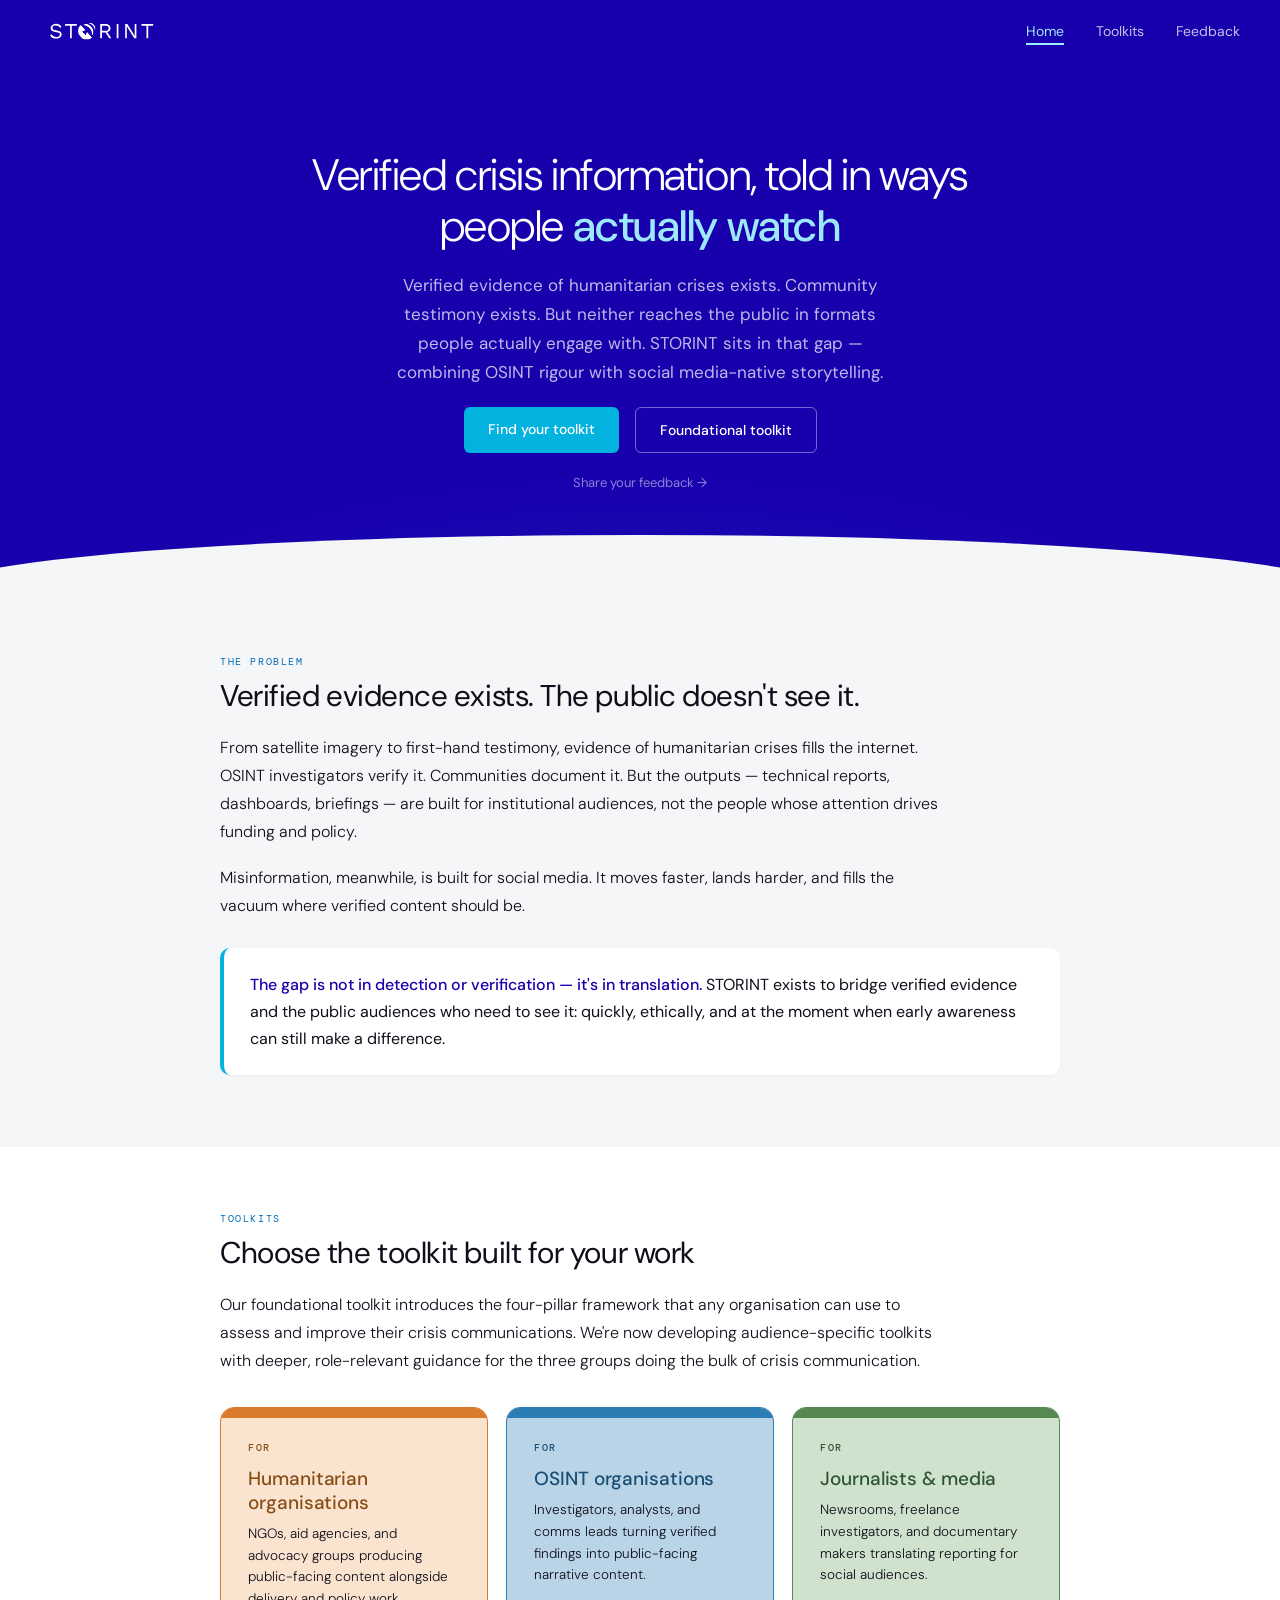
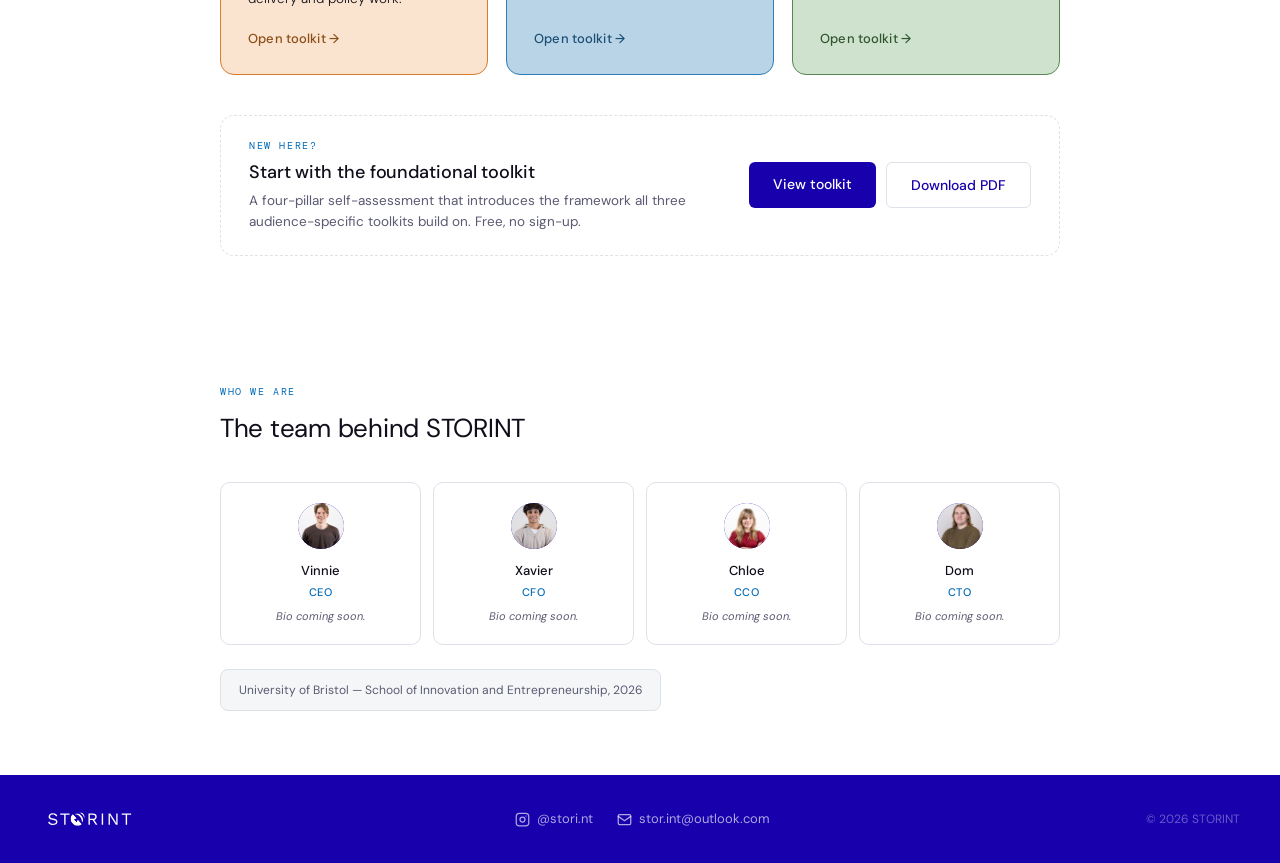
<file: index.html>
<!DOCTYPE html>
<html lang="en">
<head>
  <meta charset="UTF-8">
  <meta name="viewport" content="width=device-width, initial-scale=1.0">
  <title>STORINT — Crisis Information for Social Media</title>
  <meta name="description" content="STORINT bridges verified OSINT evidence and public audiences through narrative-driven social media content. Audience-specific toolkits for humanitarian organisations, OSINT investigators, and journalists.">
  <link rel="stylesheet" href="style.css">
</head>
<body>

  <!-- ── NAVIGATION ── -->
  <nav class="nav">
    <a href="index.html" class="nav-logo"><img src="storint logo.svg" alt="STORINT" class="nav-logo-img"></a>
    <ul class="nav-links">
      <li><a href="index.html" class="active">Home</a></li>
      <li><a href="#toolkits">Toolkits</a></li>
      <li><a href="feedback.html">Feedback</a></li>
    </ul>
  </nav>

  <!-- ── HERO ── -->
  <section class="hero">
    <h1>Verified crisis information, told in ways people <em>actually watch</em></h1>
    <p class="hero-sub">Verified evidence of humanitarian crises exists. Community testimony exists. But neither reaches the public in formats people actually engage with. STORINT sits in that gap — combining OSINT rigour with social media-native storytelling.</p>
    <div class="hero-btns">
      <a href="#toolkits" class="btn btn-cyan">Find your toolkit</a>
      <a href="toolkit.html" class="btn btn-ghost">Foundational toolkit</a>
    </div>
    <a href="feedback.html" class="hero-feedback-link">Share your feedback →</a>
    <div class="hero-wave"></div>
  </section>

  <!-- ── THE PROBLEM ── -->
  <section class="section">
    <div class="inner">
      <p class="section-label">The problem</p>
      <h2 class="section-title">Verified evidence exists. The public doesn't see it.</h2>
      <p class="section-body">From satellite imagery to first-hand testimony, evidence of humanitarian crises fills the internet. OSINT investigators verify it. Communities document it. But the outputs &mdash; technical reports, dashboards, briefings &mdash; are built for institutional audiences, not the people whose attention drives funding and policy.</p>
      <p class="section-body">Misinformation, meanwhile, is built for social media. It moves faster, lands harder, and fills the vacuum where verified content should be.</p>
      <div class="callout">
        <p><strong>The gap is not in detection or verification &mdash; it's in translation.</strong> STORINT exists to bridge verified evidence and the public audiences who need to see it: quickly, ethically, and at the moment when early awareness can still make a difference.</p>
      </div>
    </div>
  </section>

  <!-- ── TOOLKITS / FUNNEL ── -->
  <section id="toolkits" class="section-alt">
    <div class="inner">
      <p class="section-label">Toolkits</p>
      <h2 class="section-title">Choose the toolkit built for your work</h2>
      <p class="section-body">Our foundational toolkit introduces the four-pillar framework that any organisation can use to assess and improve their crisis communications. We're now developing audience-specific toolkits with deeper, role-relevant guidance for the three groups doing the bulk of crisis communication.</p>

      <div class="audience-grid">
        <a href="toolkit-humanitarian.html" class="audience-card audience-card-com">
          <span class="audience-tag">For</span>
          <h3>Humanitarian organisations</h3>
          <p>NGOs, aid agencies, and advocacy groups producing public-facing content alongside delivery and policy work.</p>
          <span class="audience-cta">Open toolkit &rarr;</span>
        </a>
        <a href="toolkit-osint.html" class="audience-card audience-card-osi">
          <span class="audience-tag">For</span>
          <h3>OSINT organisations</h3>
          <p>Investigators, analysts, and comms leads turning verified findings into public-facing narrative content.</p>
          <span class="audience-cta">Open toolkit &rarr;</span>
        </a>
        <a href="toolkit-journalism.html" class="audience-card audience-card-jou">
          <span class="audience-tag">For</span>
          <h3>Journalists &amp; media</h3>
          <p>Newsrooms, freelance investigators, and documentary makers translating reporting for social audiences.</p>
          <span class="audience-cta">Open toolkit &rarr;</span>
        </a>
      </div>

      <div class="foundational-strip">
        <div class="foundational-text">
          <p class="foundational-label">New here?</p>
          <p class="foundational-title">Start with the foundational toolkit</p>
          <p class="foundational-desc">A four-pillar self-assessment that introduces the framework all three audience-specific toolkits build on. Free, no sign-up.</p>
        </div>
        <div class="foundational-actions">
          <a href="toolkit.html" class="btn btn-navy">View toolkit</a>
          <a href="toolkit.pdf" download class="btn btn-ghost-dark">Download PDF</a>
        </div>
      </div>
    </div>
  </section>

  <!-- ── WHO WE ARE ── -->
  <section class="section-alt">
    <div class="inner">
      <p class="section-label">Who we are</p>
      <p class="section-title">The team behind STORINT</p>

      <div class="team-grid">

        <div class="team-card">
          <div class="avatar"><img src="photos/Vinnie-headshot.png" alt="Vinnie"></div>
          <h4>Vinnie</h4>
          <p class="team-role">CEO</p>
          <p class="team-bio">Bio coming soon.</p>
        </div>

        <div class="team-card">
          <div class="avatar"><img src="photos/xav-headshot.jpeg" alt="Xavier"></div>
          <h4>Xavier</h4>
          <p class="team-role">CFO</p>
          <p class="team-bio">Bio coming soon.</p>
        </div>

        <div class="team-card">
          <div class="avatar"><img src="photos/Chloe-headshot.jpeg" alt="Chloe"></div>
          <h4>Chloe</h4>
          <p class="team-role">CCO</p>
          <p class="team-bio">Bio coming soon.</p>
        </div>

        <div class="team-card">
          <div class="avatar"><img src="photos/Dom-headshot.jpeg" alt="Dom"></div>
          <h4>Dom</h4>
          <p class="team-role">CTO</p>
          <p class="team-bio">Bio coming soon.</p>
        </div>

      </div>

      <div class="uni-pill">
        University of Bristol &mdash; School of Innovation and Entrepreneurship, 2026
      </div>
    </div>
  </section>

  <!-- ── FOOTER ── -->
  <footer>
    <a href="index.html" class="footer-logo"><img src="storint logo.svg" alt="STORINT" class="footer-logo-img"></a>
    <div class="footer-links">
      <a href="https://stori.nt" class="footer-link">
        <svg width="15" height="15" viewBox="0 0 24 24" fill="none" stroke="currentColor" stroke-width="2" stroke-linecap="round" stroke-linejoin="round">
          <rect x="2" y="2" width="20" height="20" rx="5"/>
          <circle cx="12" cy="12" r="4"/>
          <circle cx="17.5" cy="6.5" r="1" fill="currentColor" stroke="none"/>
        </svg>
        @stori.nt
      </a>
      <a href="mailto:stor.int@outlook.com" class="footer-link">
        <svg width="15" height="15" viewBox="0 0 24 24" fill="none" stroke="currentColor" stroke-width="2" stroke-linecap="round" stroke-linejoin="round">
          <rect x="2" y="4" width="20" height="16" rx="2"/>
          <path d="m2 7 10 7 10-7"/>
        </svg>
        stor.int@outlook.com
      </a>
    </div>
    <span class="footer-copy">&copy; 2026 STORINT</span>
  </footer>

</body>
</html>
</file>
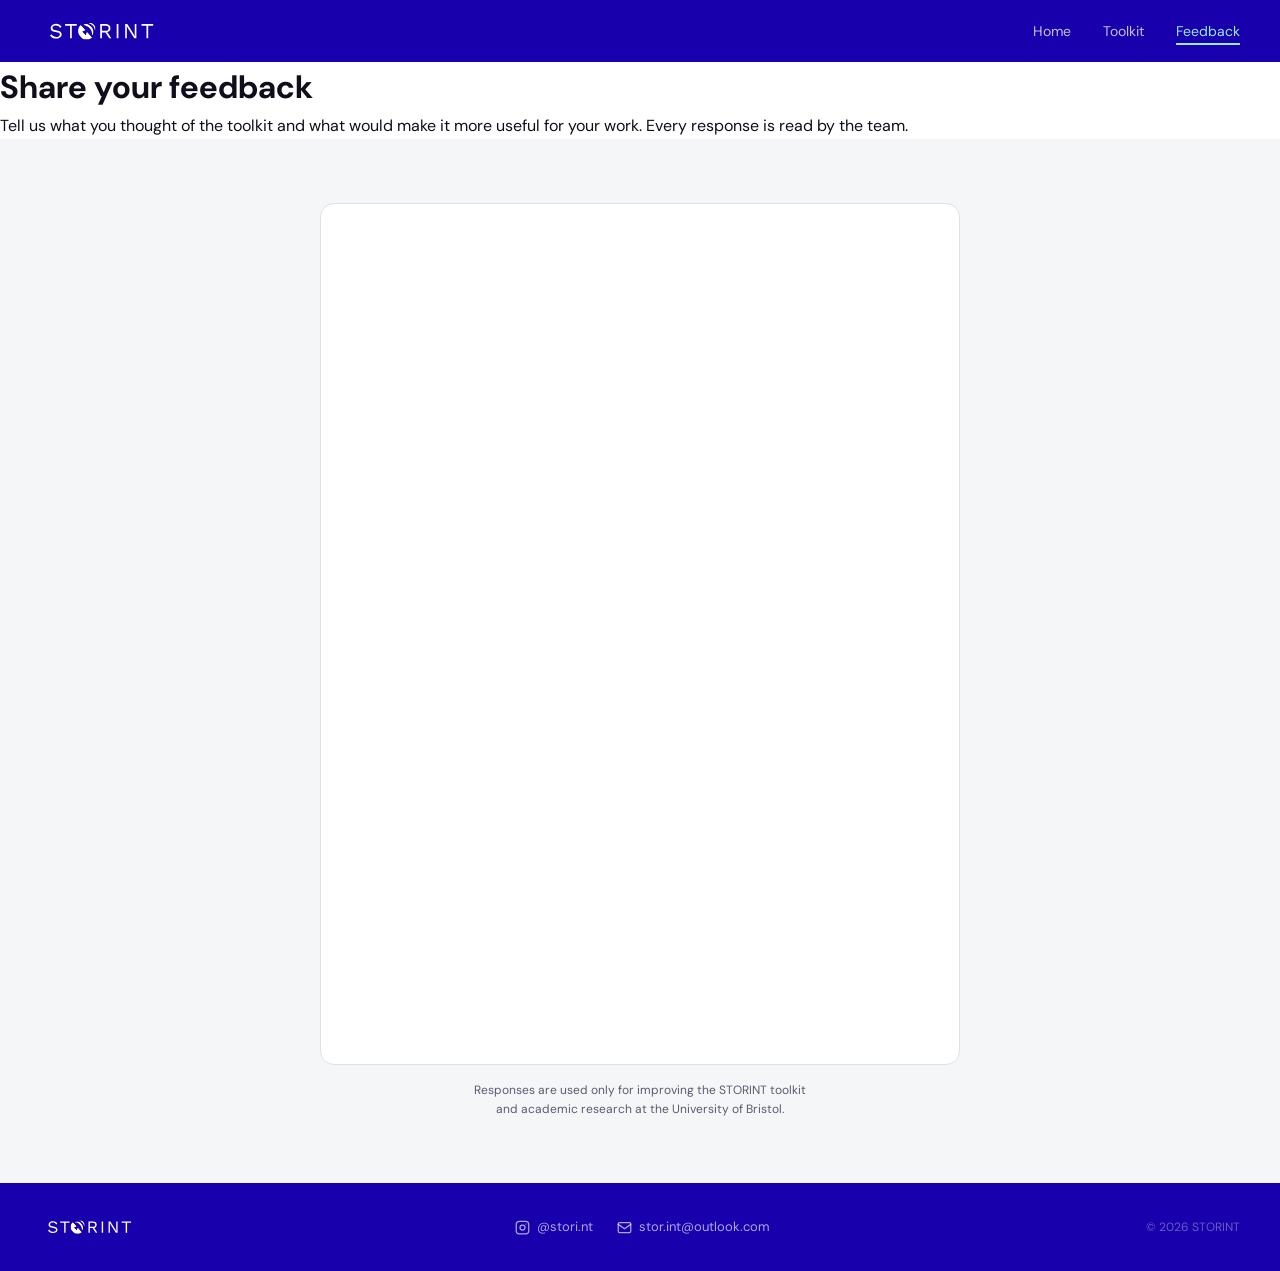
<file: feedback.html>
<!DOCTYPE html>
<html lang="en">
<head>
  <meta charset="UTF-8">
  <meta name="viewport" content="width=device-width, initial-scale=1.0">
  <title>Feedback — STORINT</title>
  <meta name="description" content="Share your feedback on the STORINT toolkit and help us improve.">
  <link rel="stylesheet" href="style.css">
</head>
<body>

  <!-- ── NAVIGATION ── -->
  <nav class="nav">
    <a href="index.html" class="nav-logo"><img src="storint logo.svg" alt="STORINT" class="nav-logo-img"></a>
    <ul class="nav-links">
      <li><a href="index.html">Home</a></li>
      <li><a href="toolkit.html">Toolkit</a></li>
      <li><a href="feedback.html" class="active">Feedback</a></li>
    </ul>
  </nav>

  <!-- ── PAGE HEADER ── -->
  <div class="page-header">
    <h1>Share your feedback</h1>
    <p>Tell us what you thought of the toolkit and what would make it more useful for your work. Every response is read by the team.</p>
  </div>

  <!-- ── GOOGLE FORM EMBED ── -->
  <section class="section">
    <div class="inner-sm">

      <div class="google-form-wrap">
        <iframe
          src="https://forms.office.com/Pages/ResponsePage.aspx?id=MH_ksn3NTkql2rGM8aQVG21pfSINW4FMgkaDmfmml2BUMVFMNlpYUzZTSzE4MDdXNUJTSlVKWk1XMC4u&embed=true"
          title="STORINT Toolkit Feedback Form"
          width="100%"
          height="700"
          frameborder="0"
          marginwidth="0"
          marginheight="0"
          allowfullscreen>
        </iframe>
      </div>

      <p class="form-note">
        Responses are used only for improving the STORINT toolkit<br>
        and academic research at the University of Bristol.
      </p>

    </div>
  </section>

  <!-- ── FOOTER ── -->
  <footer>
    <a href="index.html" class="footer-logo"><img src="storint logo.svg" alt="STORINT" class="footer-logo-img"></a>
    <div class="footer-links">
      <a href="https://stori.nt" class="footer-link">
        <svg width="15" height="15" viewBox="0 0 24 24" fill="none" stroke="currentColor" stroke-width="2" stroke-linecap="round" stroke-linejoin="round">
          <rect x="2" y="2" width="20" height="20" rx="5"/>
          <circle cx="12" cy="12" r="4"/>
          <circle cx="17.5" cy="6.5" r="1" fill="currentColor" stroke="none"/>
        </svg>
        @stori.nt
      </a>
      <a href="mailto:stor.int@outlook.com" class="footer-link">
        <svg width="15" height="15" viewBox="0 0 24 24" fill="none" stroke="currentColor" stroke-width="2" stroke-linecap="round" stroke-linejoin="round">
          <rect x="2" y="4" width="20" height="16" rx="2"/>
          <path d="m2 7 10 7 10-7"/>
        </svg>
        stor.int@outlook.com
      </a>
    </div>
    <span class="footer-copy">© 2026 STORINT</span>
  </footer>

</body>
</html>
</file>
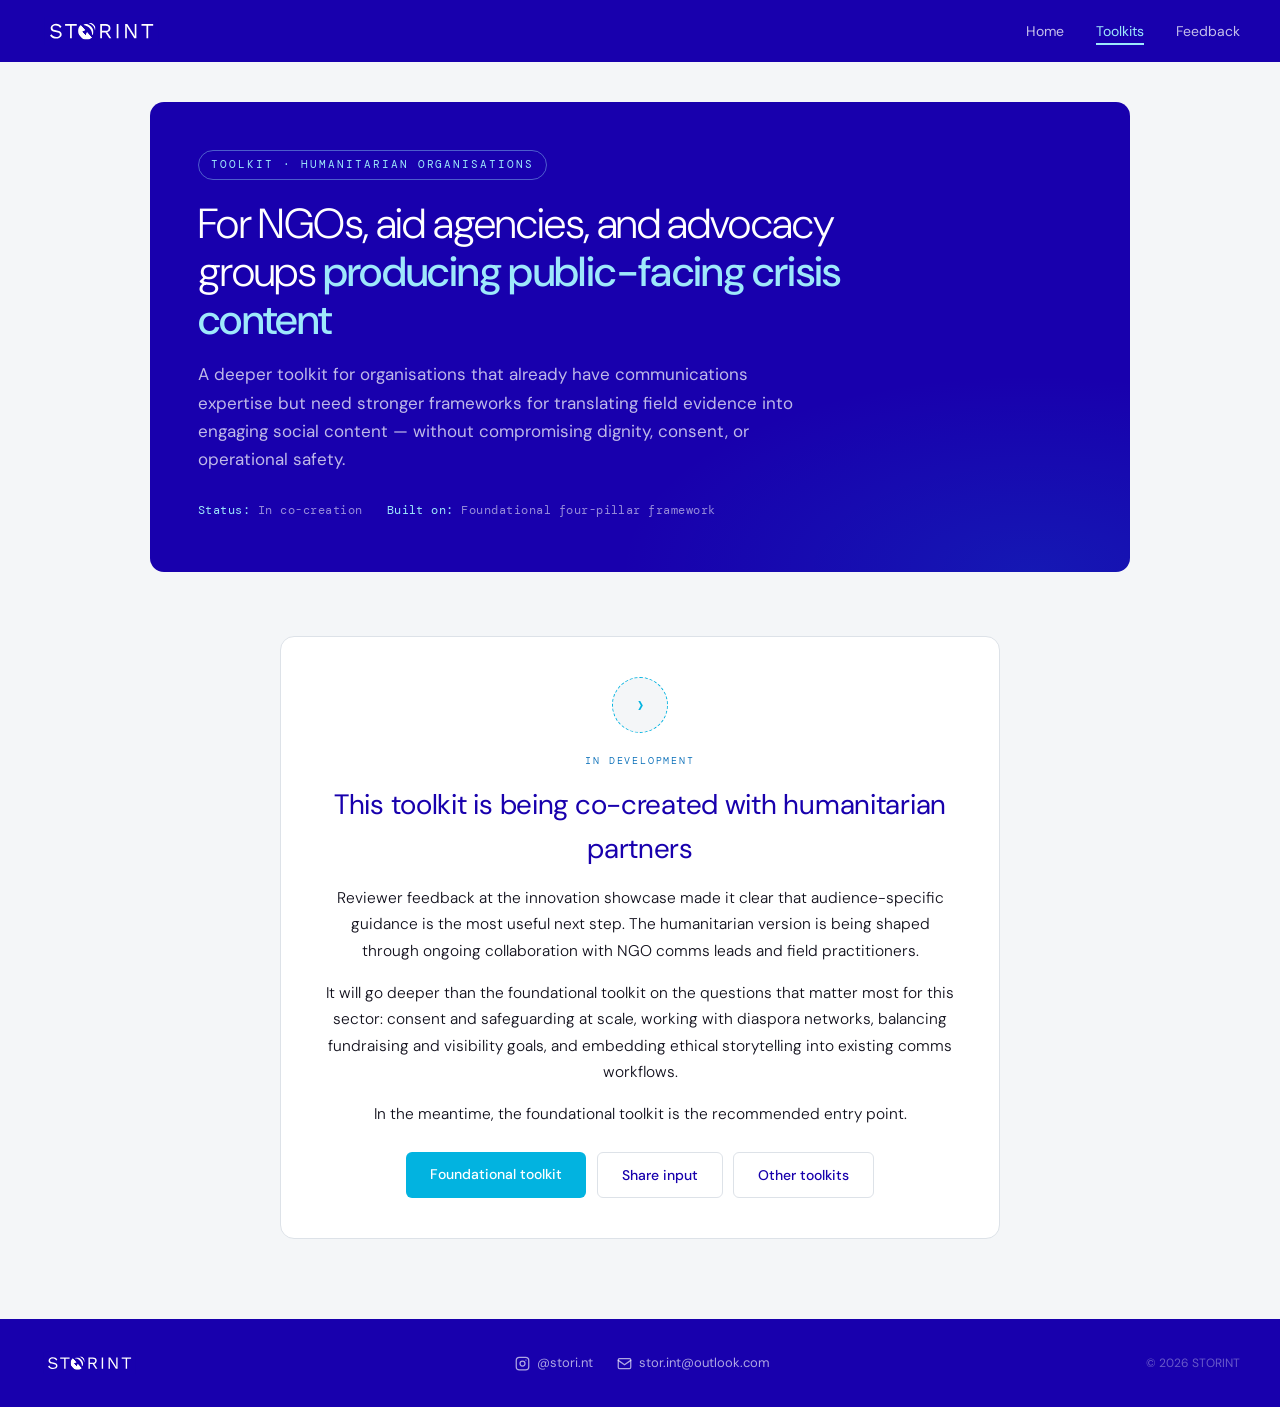
<file: toolkit-humanitarian.html>
<!DOCTYPE html>
<html lang="en">
<head>
  <meta charset="UTF-8">
  <meta name="viewport" content="width=device-width, initial-scale=1.0">
  <title>Toolkit for Humanitarian Organisations &mdash; STORINT</title>
  <meta name="description" content="STORINT's audience-specific toolkit for humanitarian organisations. Currently in co-creation with sector partners.">
  <link rel="stylesheet" href="style.css">
</head>
<body>

  <!-- ── NAVIGATION ── -->
  <nav class="nav">
    <a href="index.html" class="nav-logo"><img src="storint logo.svg" alt="STORINT" class="nav-logo-img"></a>
    <ul class="nav-links">
      <li><a href="index.html">Home</a></li>
      <li><a href="index.html#toolkits" class="active">Toolkits</a></li>
      <li><a href="feedback.html">Feedback</a></li>
    </ul>
  </nav>

  <!-- ── HEADER ── -->
  <header class="toolkit-header">
    <div class="toolkit-header-inner">
      <span class="toolkit-tag">Toolkit &middot; Humanitarian organisations</span>
      <h1>For NGOs, aid agencies, and advocacy groups <em>producing public-facing crisis content</em></h1>
      <p class="toolkit-header-sub">A deeper toolkit for organisations that already have communications expertise but need stronger frameworks for translating field evidence into engaging social content &mdash; without compromising dignity, consent, or operational safety.</p>
      <div class="toolkit-meta">
        <span class="toolkit-meta-item"><strong>Status:</strong> In co-creation</span>
        <span class="toolkit-meta-item"><strong>Built on:</strong> Foundational four-pillar framework</span>
      </div>
    </div>
  </header>

  <!-- ── BODY ── -->
  <main class="stub-body">
    <div class="stub-inner">
      <div class="stub-icon">&rsaquo;</div>
      <p class="stub-eyebrow">In development</p>
      <h1>This toolkit is being co-created with humanitarian partners</h1>
      <p>Reviewer feedback at the innovation showcase made it clear that audience-specific guidance is the most useful next step. The humanitarian version is being shaped through ongoing collaboration with NGO comms leads and field practitioners.</p>
      <p>It will go deeper than the foundational toolkit on the questions that matter most for this sector: consent and safeguarding at scale, working with diaspora networks, balancing fundraising and visibility goals, and embedding ethical storytelling into existing comms workflows.</p>
      <p>In the meantime, the foundational toolkit is the recommended entry point.</p>
      <div class="stub-actions">
        <a href="toolkit.html" class="btn btn-cyan">Foundational toolkit</a>
        <a href="feedback.html" class="btn btn-ghost-dark">Share input</a>
        <a href="index.html#toolkits" class="btn btn-ghost-dark">Other toolkits</a>
      </div>
    </div>
  </main>

  <!-- ── FOOTER ── -->
  <footer>
    <a href="index.html" class="footer-logo"><img src="storint logo.svg" alt="STORINT" class="footer-logo-img"></a>
    <div class="footer-links">
      <a href="https://stori.nt" class="footer-link">
        <svg width="15" height="15" viewBox="0 0 24 24" fill="none" stroke="currentColor" stroke-width="2" stroke-linecap="round" stroke-linejoin="round">
          <rect x="2" y="2" width="20" height="20" rx="5"/>
          <circle cx="12" cy="12" r="4"/>
          <circle cx="17.5" cy="6.5" r="1" fill="currentColor" stroke="none"/>
        </svg>
        @stori.nt
      </a>
      <a href="mailto:stor.int@outlook.com" class="footer-link">
        <svg width="15" height="15" viewBox="0 0 24 24" fill="none" stroke="currentColor" stroke-width="2" stroke-linecap="round" stroke-linejoin="round">
          <rect x="2" y="4" width="20" height="16" rx="2"/>
          <path d="m2 7 10 7 10-7"/>
        </svg>
        stor.int@outlook.com
      </a>
    </div>
    <span class="footer-copy">&copy; 2026 STORINT</span>
  </footer>

</body>
</html>
</file>
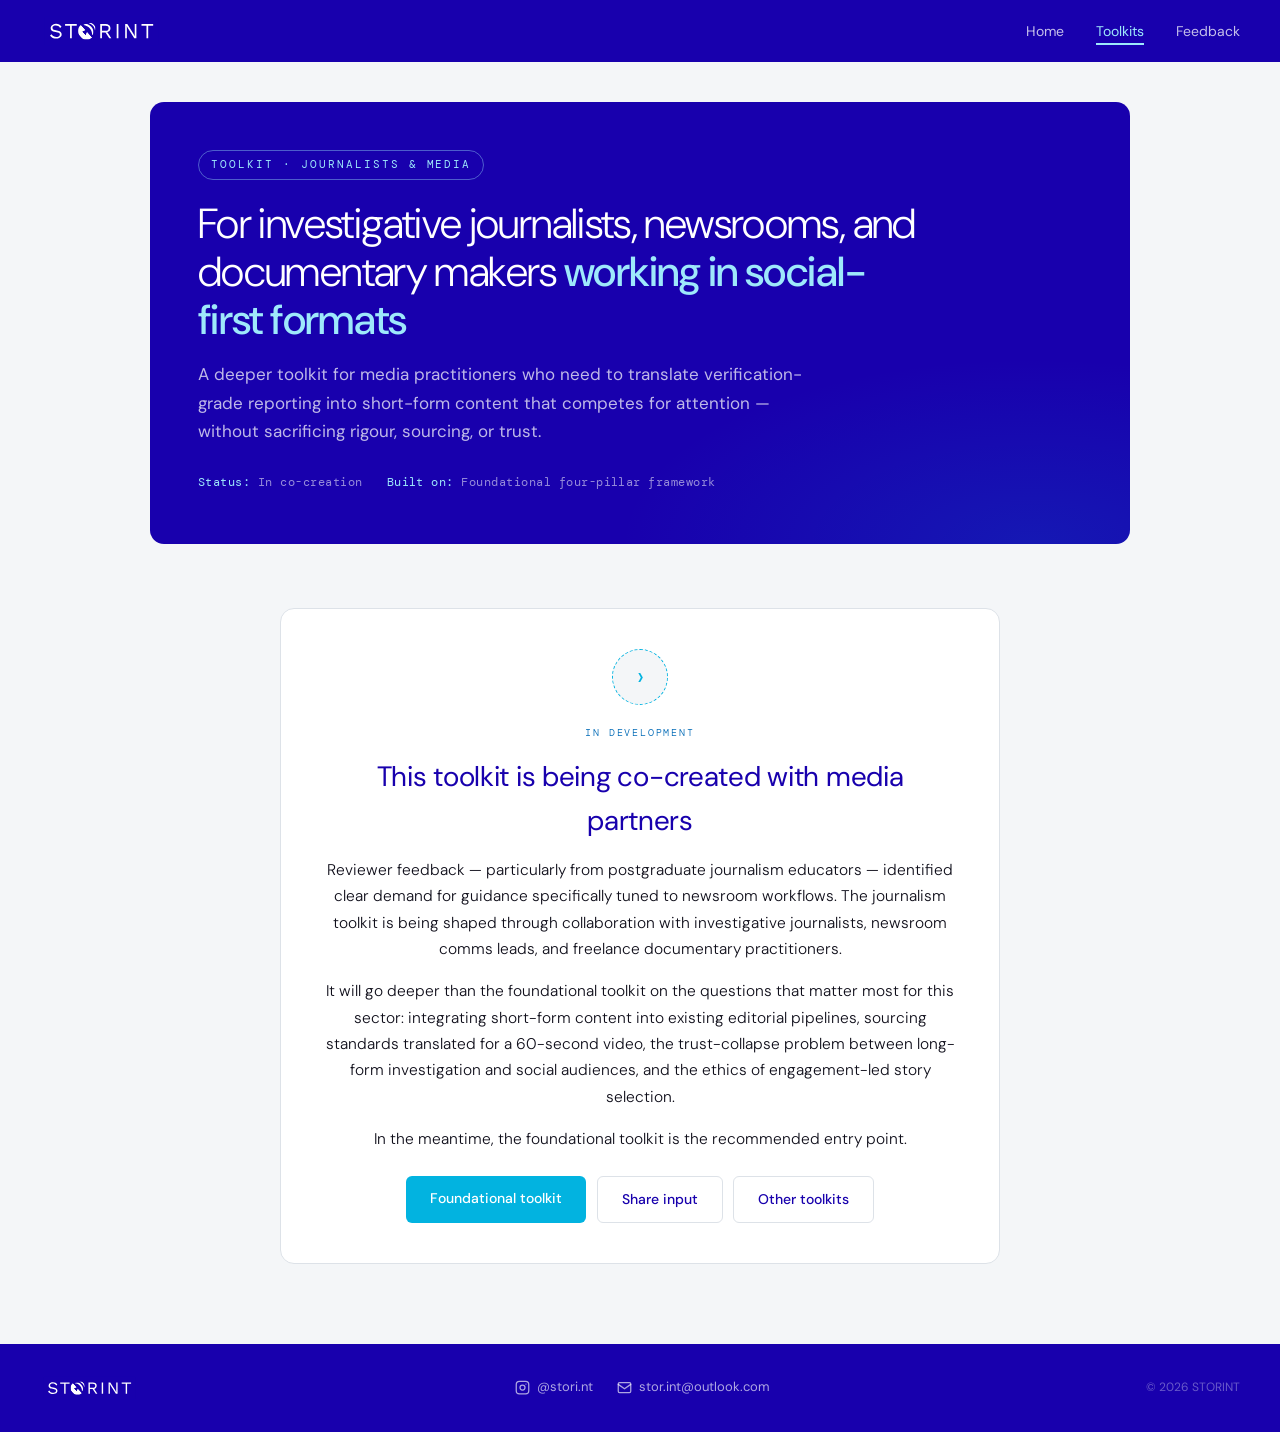
<file: toolkit-journalism.html>
<!DOCTYPE html>
<html lang="en">
<head>
  <meta charset="UTF-8">
  <meta name="viewport" content="width=device-width, initial-scale=1.0">
  <title>Toolkit for Journalists &amp; Media &mdash; STORINT</title>
  <meta name="description" content="STORINT's audience-specific toolkit for journalists, newsrooms, and documentary makers. Currently in co-creation with sector partners.">
  <link rel="stylesheet" href="style.css">
</head>
<body>

  <!-- ── NAVIGATION ── -->
  <nav class="nav">
    <a href="index.html" class="nav-logo"><img src="storint logo.svg" alt="STORINT" class="nav-logo-img"></a>
    <ul class="nav-links">
      <li><a href="index.html">Home</a></li>
      <li><a href="index.html#toolkits" class="active">Toolkits</a></li>
      <li><a href="feedback.html">Feedback</a></li>
    </ul>
  </nav>

  <!-- ── HEADER ── -->
  <header class="toolkit-header">
    <div class="toolkit-header-inner">
      <span class="toolkit-tag">Toolkit &middot; Journalists &amp; media</span>
      <h1>For investigative journalists, newsrooms, and documentary makers <em>working in social-first formats</em></h1>
      <p class="toolkit-header-sub">A deeper toolkit for media practitioners who need to translate verification-grade reporting into short-form content that competes for attention &mdash; without sacrificing rigour, sourcing, or trust.</p>
      <div class="toolkit-meta">
        <span class="toolkit-meta-item"><strong>Status:</strong> In co-creation</span>
        <span class="toolkit-meta-item"><strong>Built on:</strong> Foundational four-pillar framework</span>
      </div>
    </div>
  </header>

  <!-- ── BODY ── -->
  <main class="stub-body">
    <div class="stub-inner">
      <div class="stub-icon">&rsaquo;</div>
      <p class="stub-eyebrow">In development</p>
      <h1>This toolkit is being co-created with media partners</h1>
      <p>Reviewer feedback &mdash; particularly from postgraduate journalism educators &mdash; identified clear demand for guidance specifically tuned to newsroom workflows. The journalism toolkit is being shaped through collaboration with investigative journalists, newsroom comms leads, and freelance documentary practitioners.</p>
      <p>It will go deeper than the foundational toolkit on the questions that matter most for this sector: integrating short-form content into existing editorial pipelines, sourcing standards translated for a 60-second video, the trust-collapse problem between long-form investigation and social audiences, and the ethics of engagement-led story selection.</p>
      <p>In the meantime, the foundational toolkit is the recommended entry point.</p>
      <div class="stub-actions">
        <a href="toolkit.html" class="btn btn-cyan">Foundational toolkit</a>
        <a href="feedback.html" class="btn btn-ghost-dark">Share input</a>
        <a href="index.html#toolkits" class="btn btn-ghost-dark">Other toolkits</a>
      </div>
    </div>
  </main>

  <!-- ── FOOTER ── -->
  <footer>
    <a href="index.html" class="footer-logo"><img src="storint logo.svg" alt="STORINT" class="footer-logo-img"></a>
    <div class="footer-links">
      <a href="https://stori.nt" class="footer-link">
        <svg width="15" height="15" viewBox="0 0 24 24" fill="none" stroke="currentColor" stroke-width="2" stroke-linecap="round" stroke-linejoin="round">
          <rect x="2" y="2" width="20" height="20" rx="5"/>
          <circle cx="12" cy="12" r="4"/>
          <circle cx="17.5" cy="6.5" r="1" fill="currentColor" stroke="none"/>
        </svg>
        @stori.nt
      </a>
      <a href="mailto:stor.int@outlook.com" class="footer-link">
        <svg width="15" height="15" viewBox="0 0 24 24" fill="none" stroke="currentColor" stroke-width="2" stroke-linecap="round" stroke-linejoin="round">
          <rect x="2" y="4" width="20" height="16" rx="2"/>
          <path d="m2 7 10 7 10-7"/>
        </svg>
        stor.int@outlook.com
      </a>
    </div>
    <span class="footer-copy">&copy; 2026 STORINT</span>
  </footer>

</body>
</html>
</file>
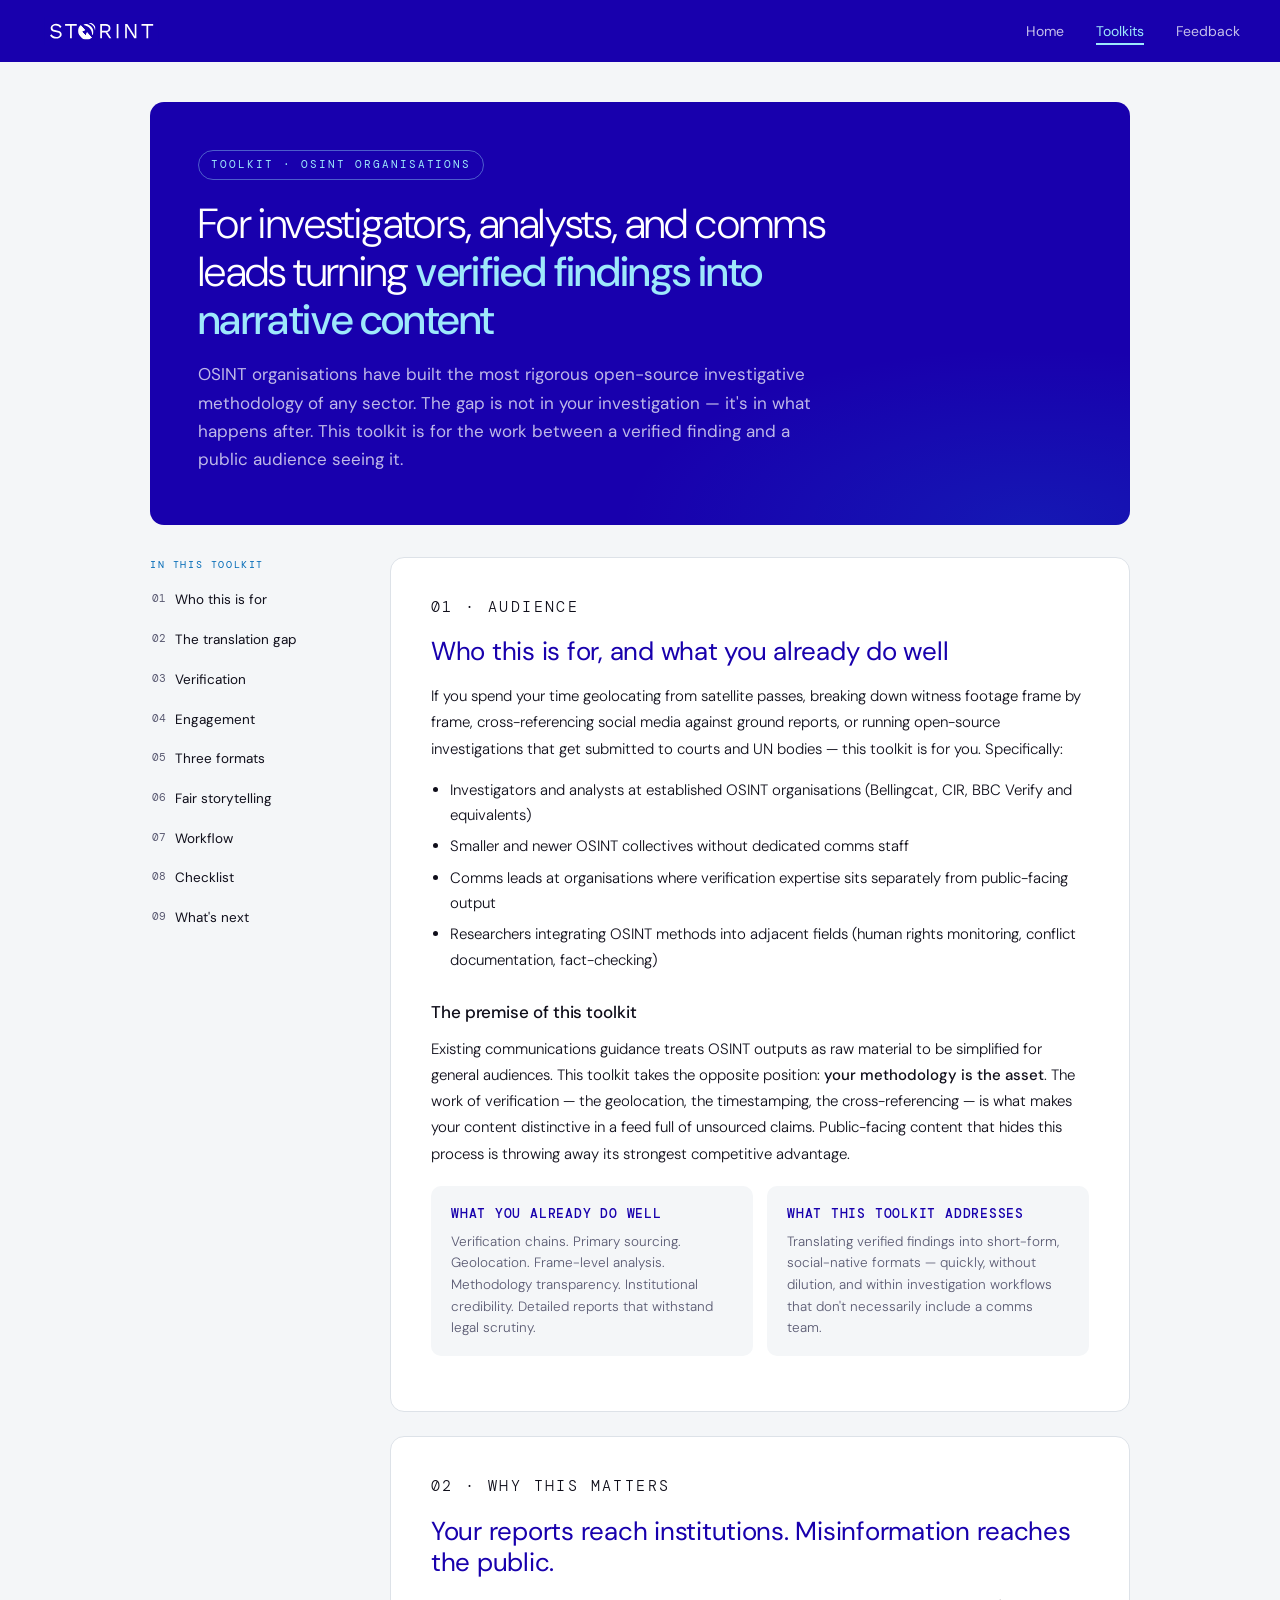
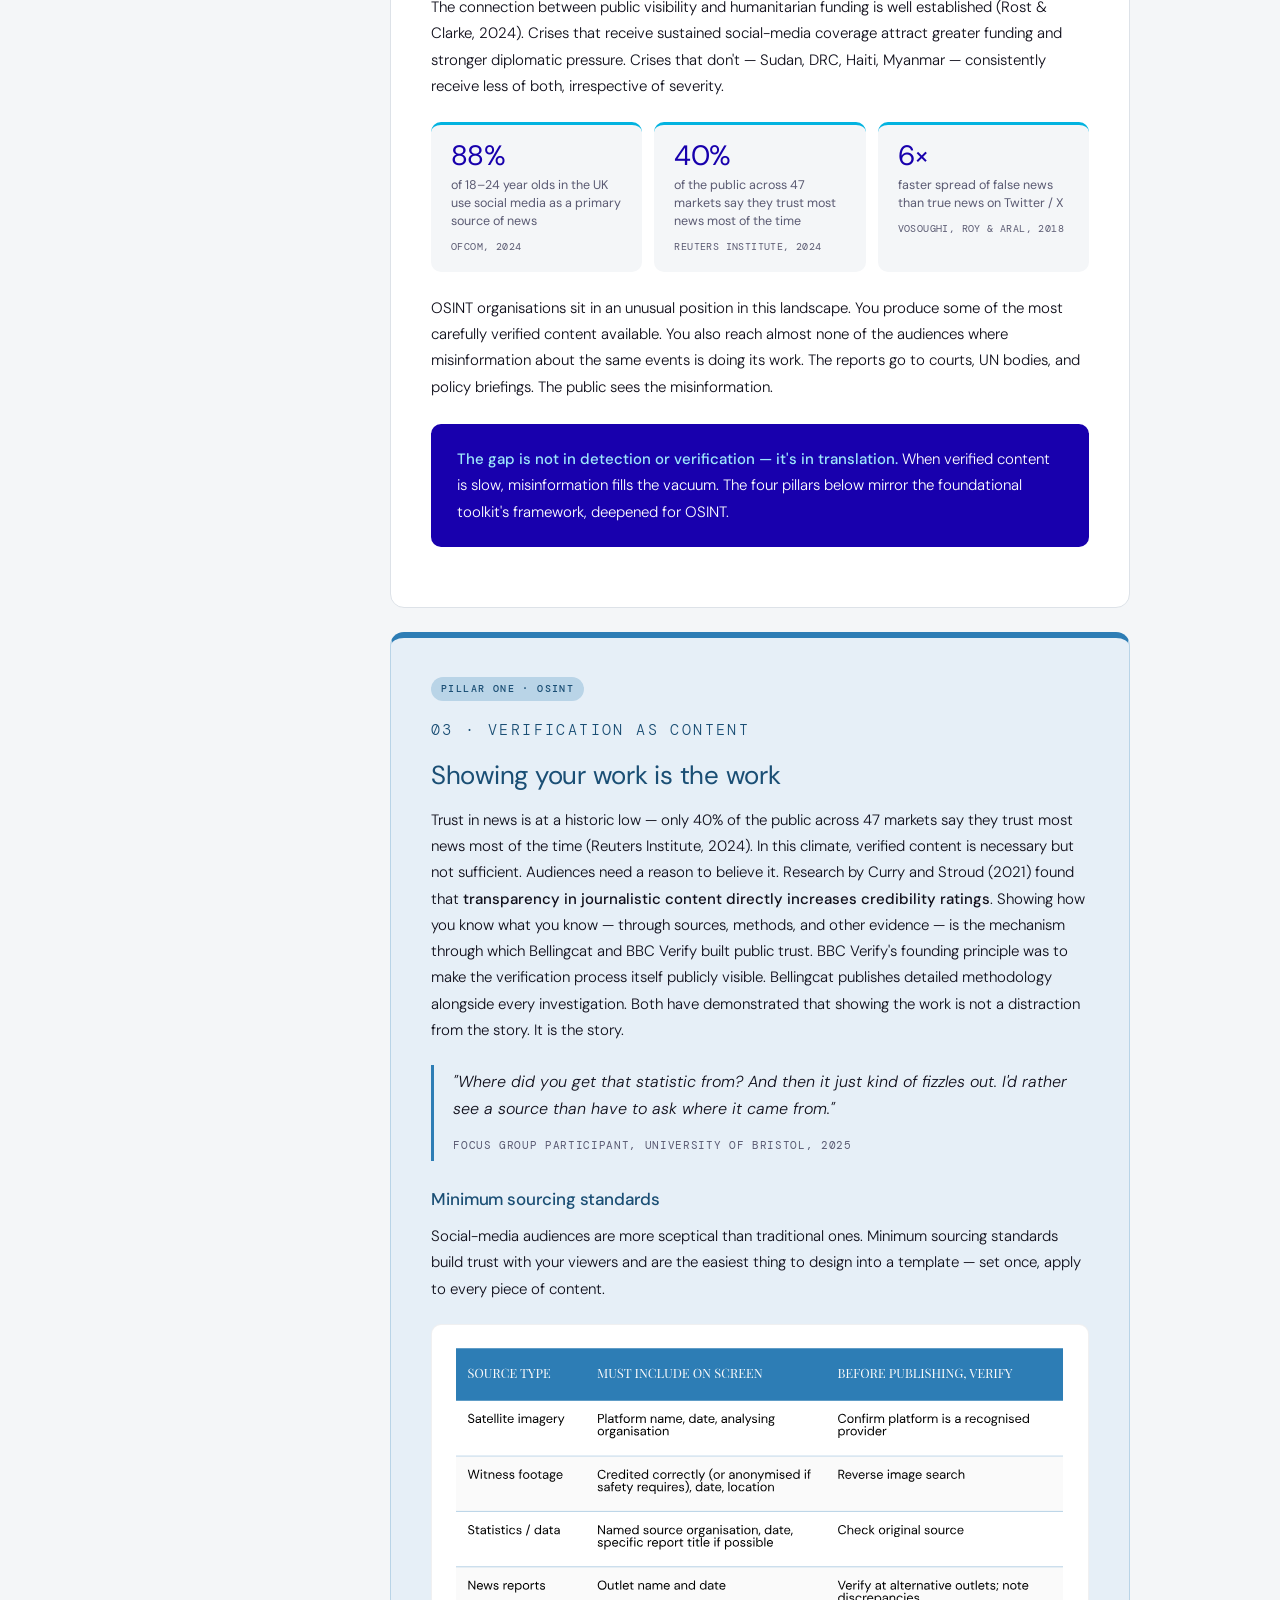
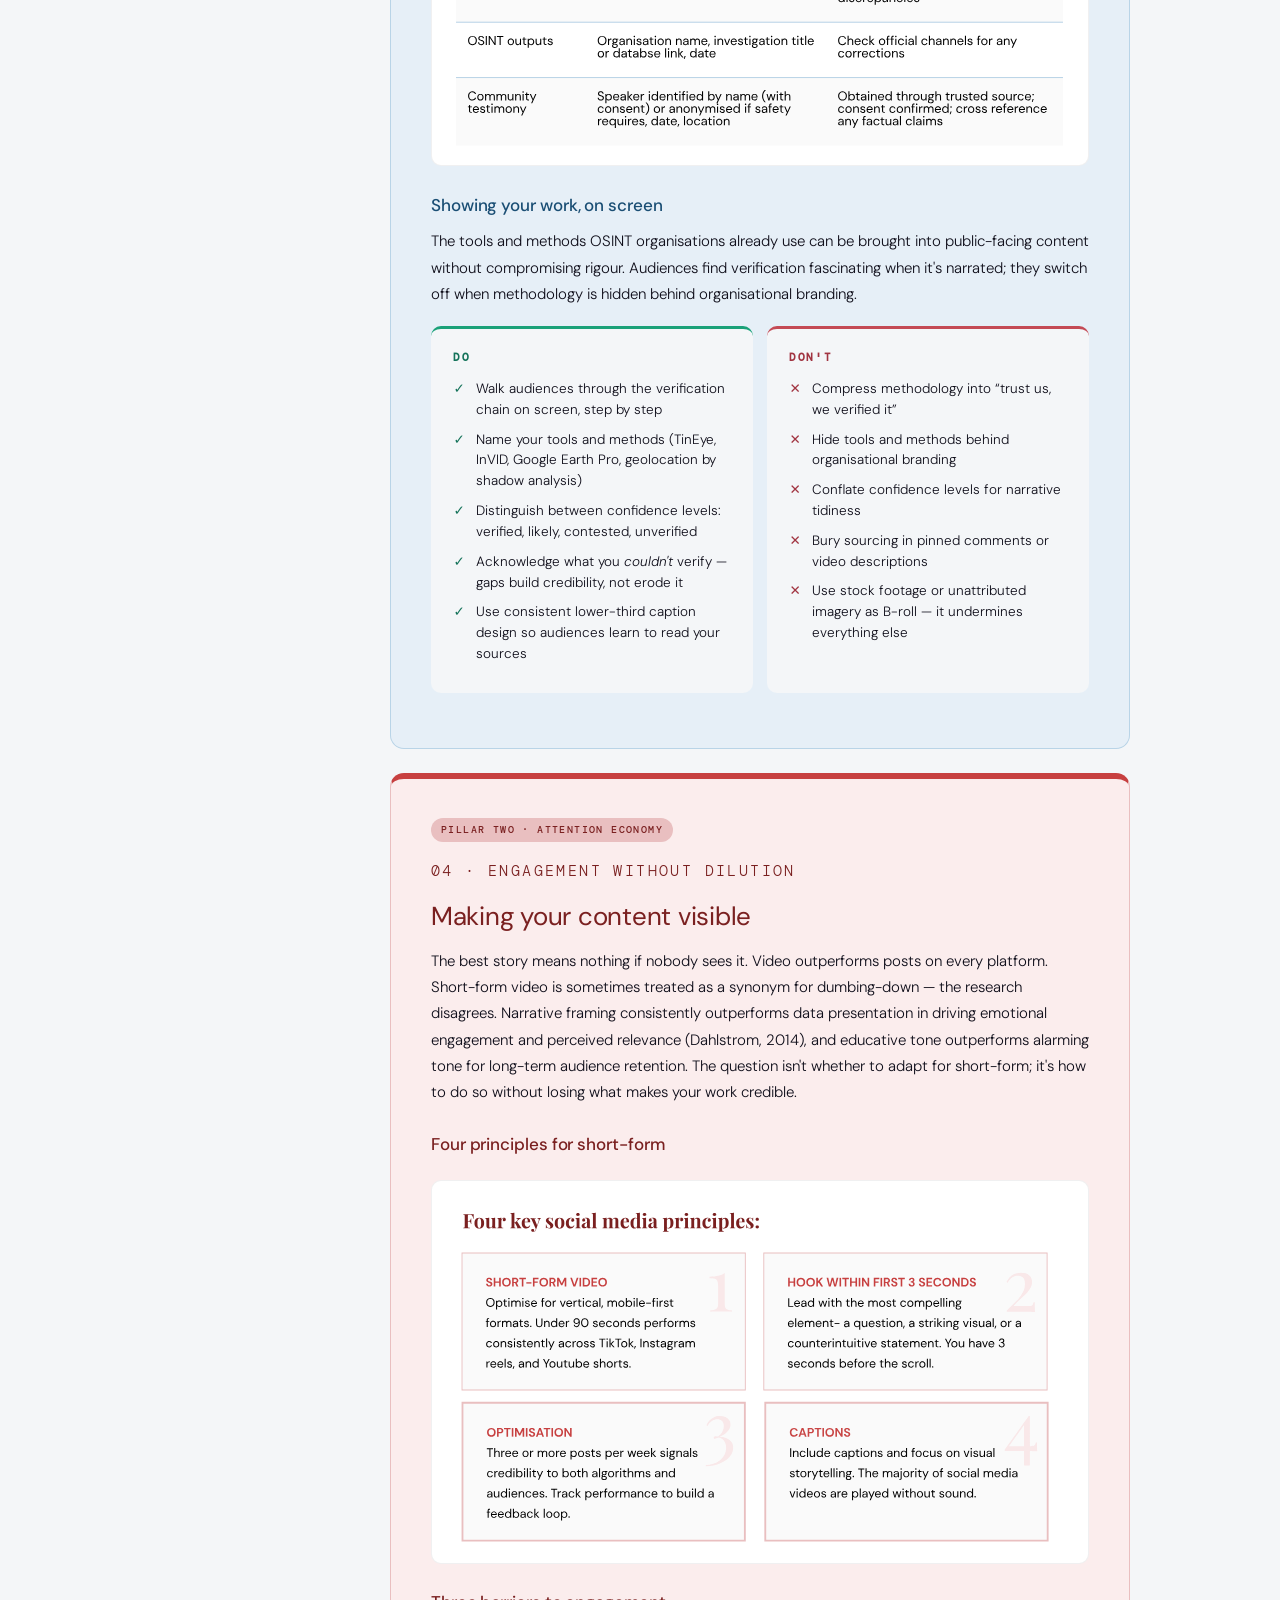
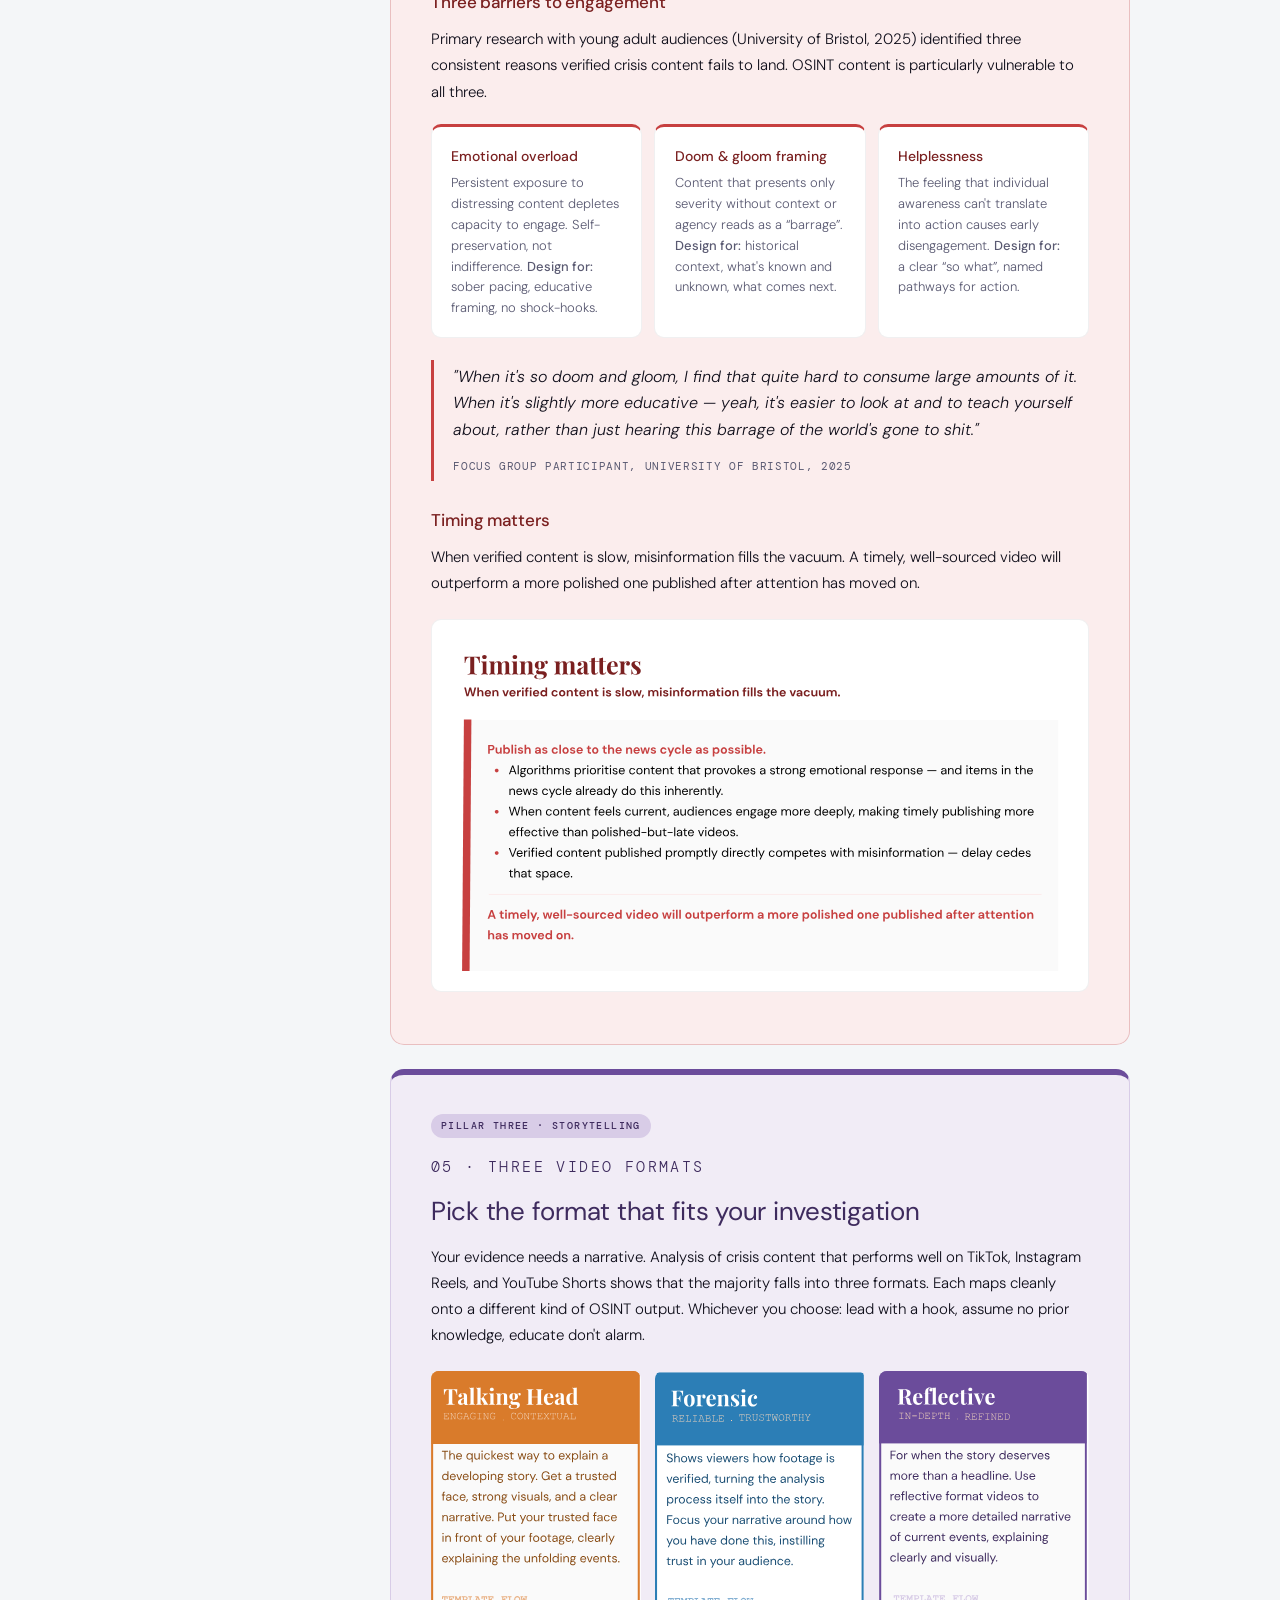
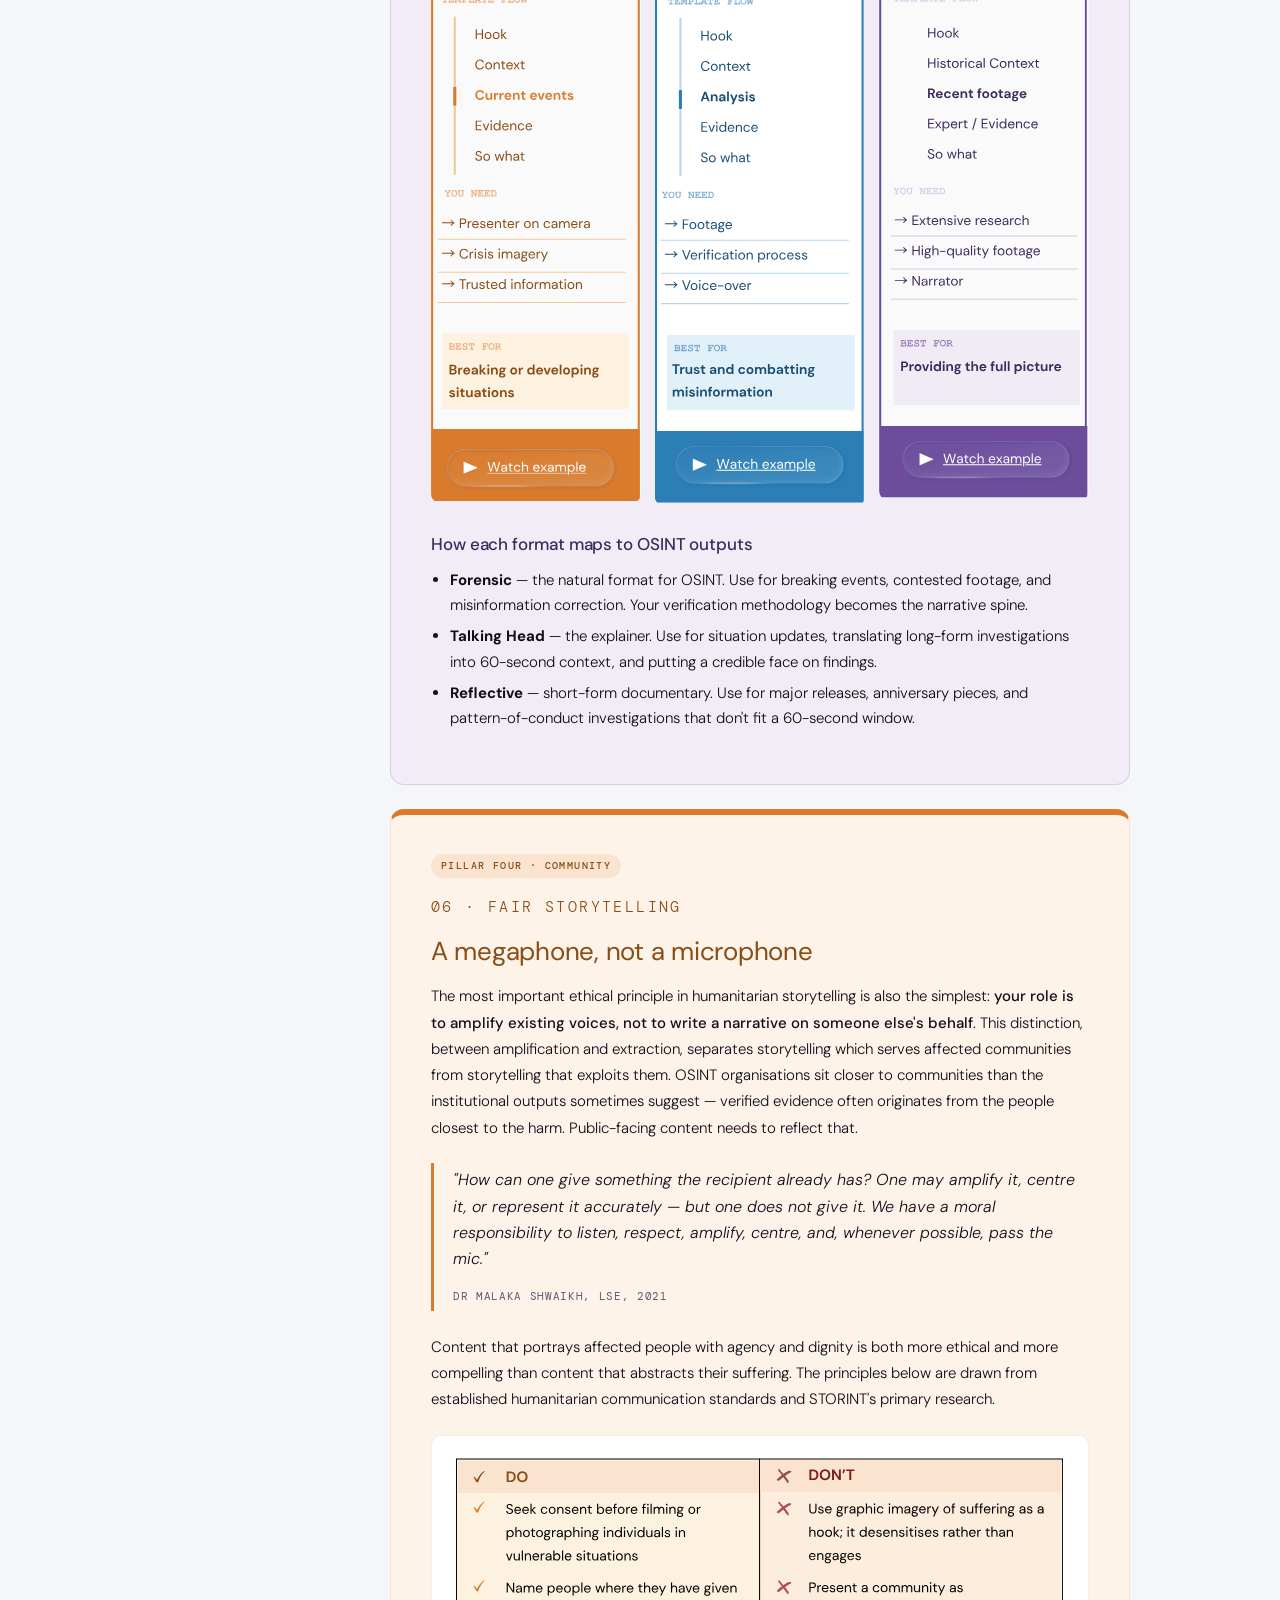
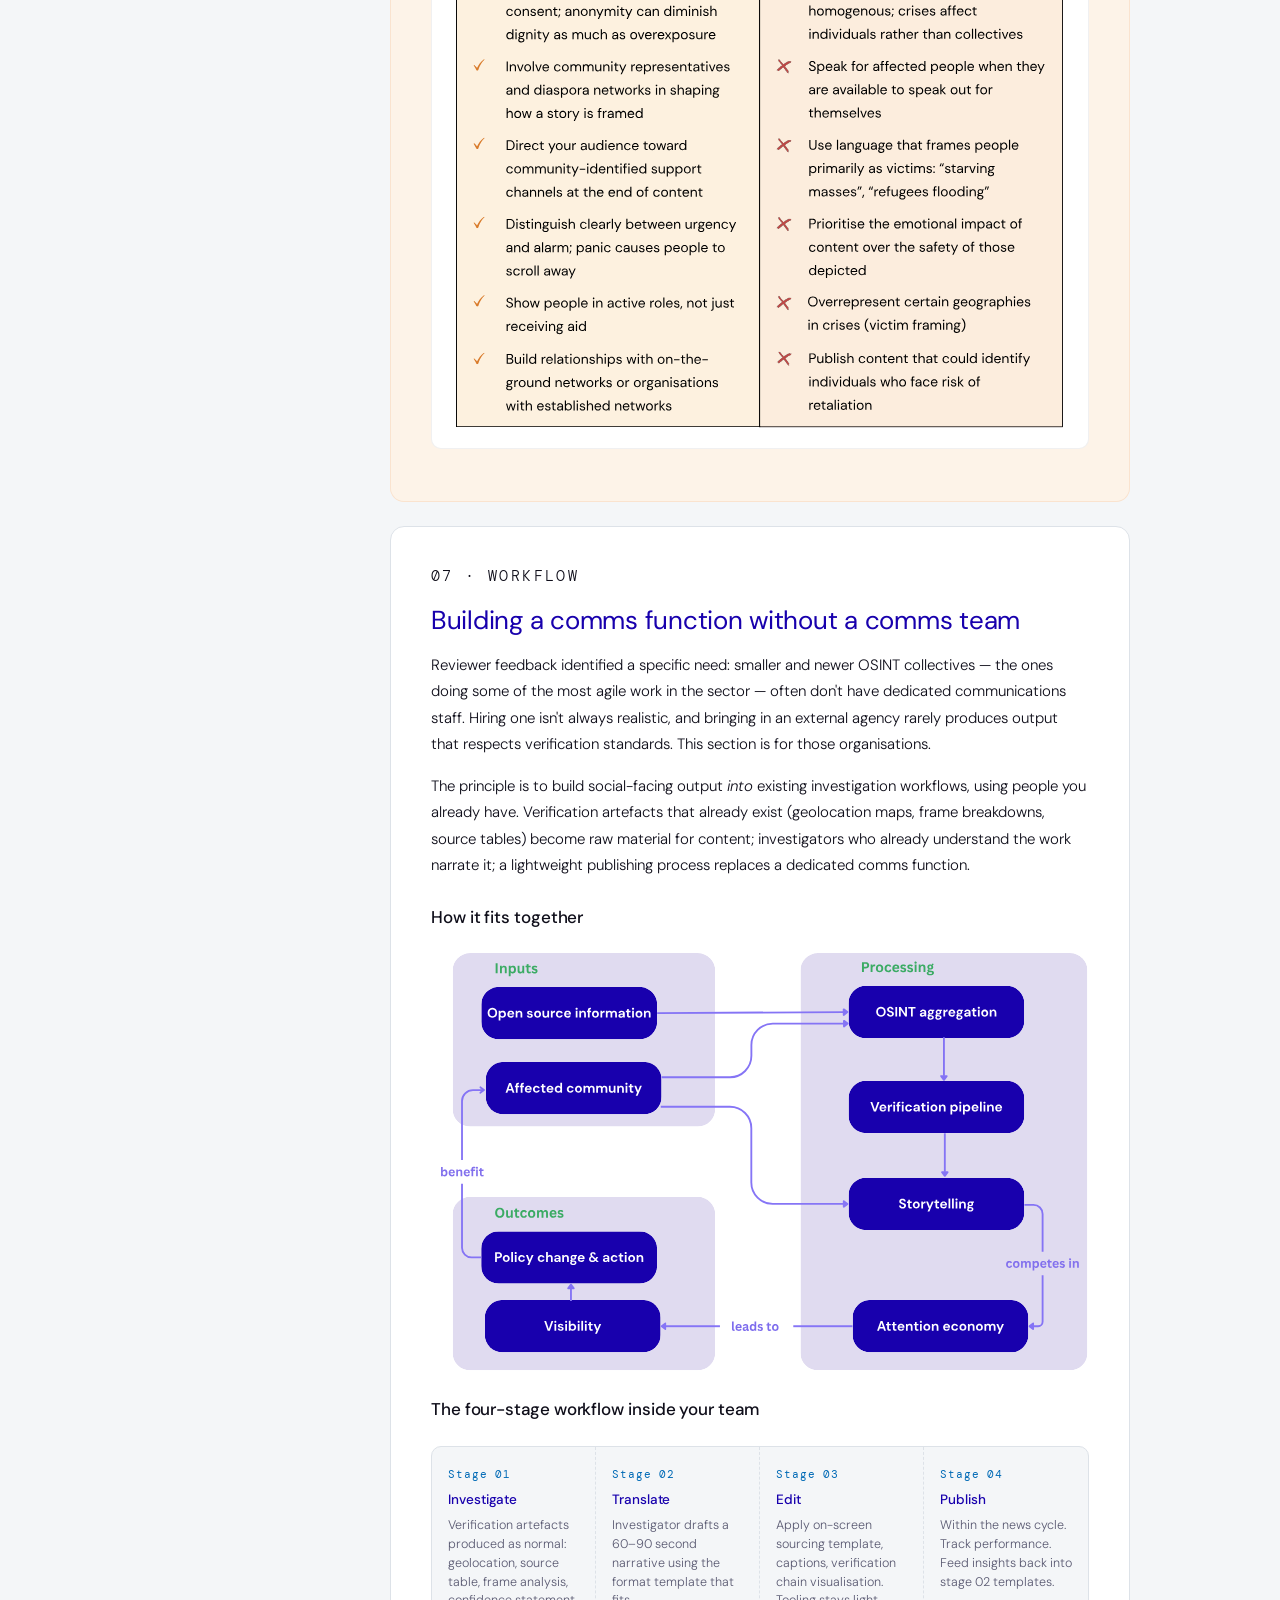
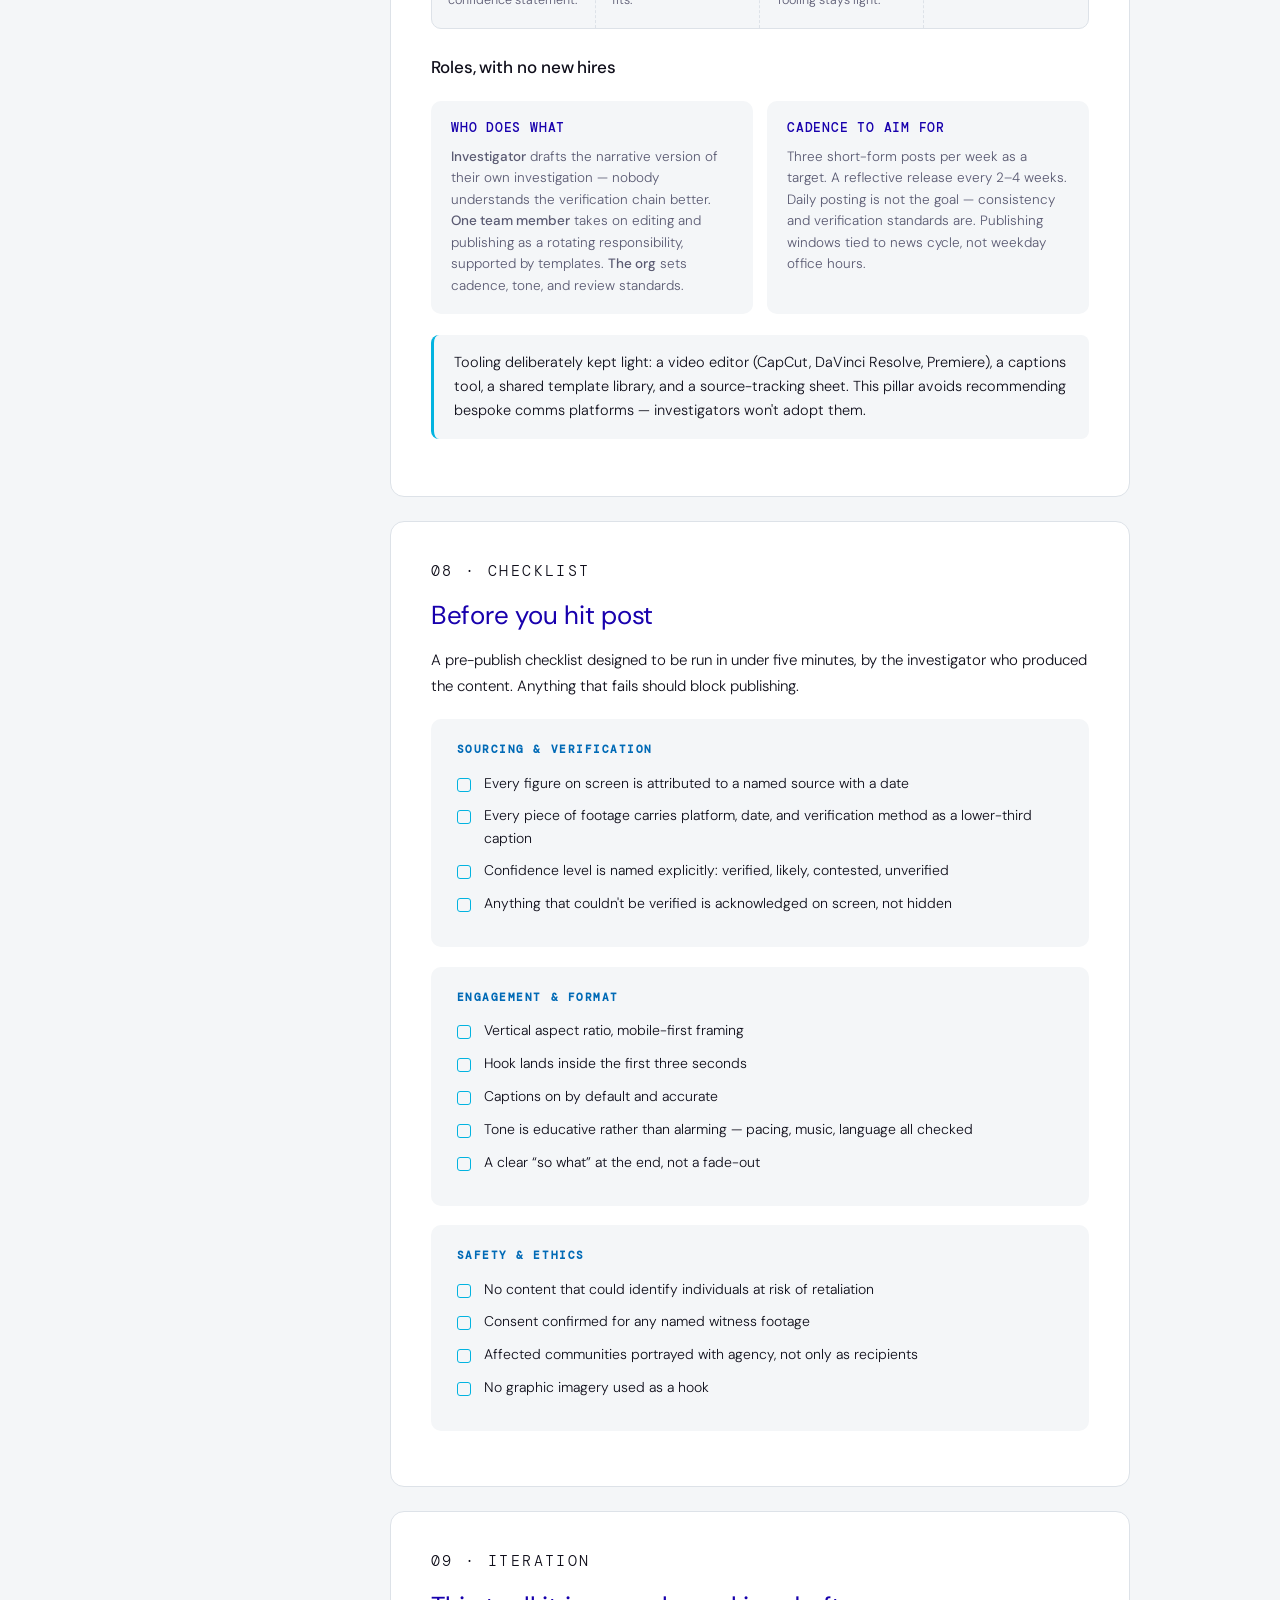
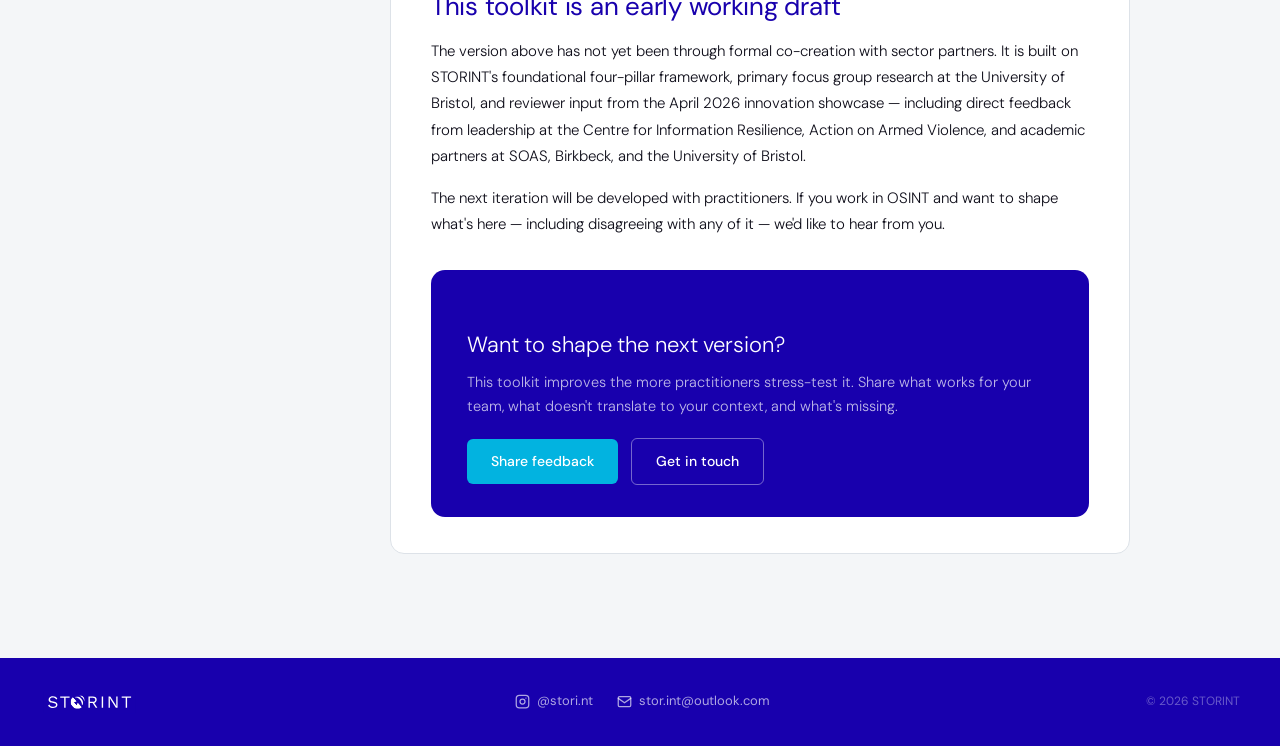
<file: toolkit-osint.html>
<!DOCTYPE html>
<html lang="en">
<head>
  <meta charset="UTF-8">
  <meta name="viewport" content="width=device-width, initial-scale=1.0">
  <title>Toolkit for OSINT Organisations &mdash; STORINT</title>
  <meta name="description" content="STORINT's audience-specific toolkit for OSINT organisations: turning verification methodology into public-facing narrative content, without dilution.">
  <link rel="stylesheet" href="style.css">
</head>
<body>

  <!-- ── NAVIGATION ── -->
  <nav class="nav">
    <a href="index.html" class="nav-logo"><img src="storint logo.svg" alt="STORINT" class="nav-logo-img"></a>
    <ul class="nav-links">
      <li><a href="index.html">Home</a></li>
      <li><a href="index.html#toolkits" class="active">Toolkits</a></li>
      <li><a href="feedback.html">Feedback</a></li>
    </ul>
  </nav>

  <!-- ── HEADER ── -->
  <header class="toolkit-header">
    <div class="toolkit-header-inner">
      <span class="toolkit-tag">Toolkit &middot; OSINT organisations</span>
      <h1>For investigators, analysts, and comms leads turning <em>verified findings into narrative content</em></h1>
      <p class="toolkit-header-sub">OSINT organisations have built the most rigorous open-source investigative methodology of any sector. The gap is not in your investigation &mdash; it's in what happens after. This toolkit is for the work between a verified finding and a public audience seeing it.</p>
    </div>
  </header>

  <!-- ── BODY ── -->
  <main class="toolkit-body">
    <div class="toolkit-layout">

      <!-- Sidebar nav -->
      <aside class="toolkit-sidebar">
        <p class="toolkit-sidebar-label">In this toolkit</p>
        <ol>
          <li><a href="#audience">Who this is for</a></li>
          <li><a href="#gap">The translation gap</a></li>
          <li><a href="#verification">Verification</a></li>
          <li><a href="#engagement">Engagement</a></li>
          <li><a href="#formats">Three formats</a></li>
          <li><a href="#fair">Fair storytelling</a></li>
          <li><a href="#workflow">Workflow</a></li>
          <li><a href="#checklist">Checklist</a></li>
          <li><a href="#next">What's next</a></li>
        </ol>
      </aside>

      <!-- Content -->
      <div class="toolkit-content">

        <!-- 01: WHO THIS IS FOR -->
        <section id="audience" class="toolkit-section">
          <p class="toolkit-section-eyebrow">01 &middot; Audience</p>
          <h2>Who this is for, and what you already do well</h2>
          <p>If you spend your time geolocating from satellite passes, breaking down witness footage frame by frame, cross-referencing social media against ground reports, or running open-source investigations that get submitted to courts and UN bodies &mdash; this toolkit is for you. Specifically:</p>
          <ul>
            <li>Investigators and analysts at established OSINT organisations (Bellingcat, CIR, BBC Verify and equivalents)</li>
            <li>Smaller and newer OSINT collectives without dedicated comms staff</li>
            <li>Comms leads at organisations where verification expertise sits separately from public-facing output</li>
            <li>Researchers integrating OSINT methods into adjacent fields (human rights monitoring, conflict documentation, fact-checking)</li>
          </ul>

          <h3>The premise of this toolkit</h3>
          <p>Existing communications guidance treats OSINT outputs as raw material to be simplified for general audiences. This toolkit takes the opposite position: <strong>your methodology is the asset</strong>. The work of verification &mdash; the geolocation, the timestamping, the cross-referencing &mdash; is what makes your content distinctive in a feed full of unsourced claims. Public-facing content that hides this process is throwing away its strongest competitive advantage.</p>

          <div class="tk-two">
            <div class="tk-two-card">
              <h4>What you already do well</h4>
              <p>Verification chains. Primary sourcing. Geolocation. Frame-level analysis. Methodology transparency. Institutional credibility. Detailed reports that withstand legal scrutiny.</p>
            </div>
            <div class="tk-two-card">
              <h4>What this toolkit addresses</h4>
              <p>Translating verified findings into short-form, social-native formats &mdash; quickly, without dilution, and within investigation workflows that don't necessarily include a comms team.</p>
            </div>
          </div>
        </section>

        <!-- 02: THE GAP -->
        <section id="gap" class="toolkit-section">
          <p class="toolkit-section-eyebrow">02 &middot; Why this matters</p>
          <h2>Your reports reach institutions. Misinformation reaches the public.</h2>
          <p>The connection between public visibility and humanitarian funding is well established (Rost &amp; Clarke, 2024). Crises that receive sustained social-media coverage attract greater funding and stronger diplomatic pressure. Crises that don't &mdash; Sudan, DRC, Haiti, Myanmar &mdash; consistently receive less of both, irrespective of severity.</p>

          <div class="tk-stats">
            <div class="tk-stat">
              <div class="tk-stat-n">88%</div>
              <div class="tk-stat-l">of 18&ndash;24 year olds in the UK use social media as a primary source of news</div>
              <div class="tk-stat-src">Ofcom, 2024</div>
            </div>
            <div class="tk-stat">
              <div class="tk-stat-n">40%</div>
              <div class="tk-stat-l">of the public across 47 markets say they trust most news most of the time</div>
              <div class="tk-stat-src">Reuters Institute, 2024</div>
            </div>
            <div class="tk-stat">
              <div class="tk-stat-n">6&times;</div>
              <div class="tk-stat-l">faster spread of false news than true news on Twitter / X</div>
              <div class="tk-stat-src">Vosoughi, Roy &amp; Aral, 2018</div>
            </div>
          </div>

          <p>OSINT organisations sit in an unusual position in this landscape. You produce some of the most carefully verified content available. You also reach almost none of the audiences where misinformation about the same events is doing its work. The reports go to courts, UN bodies, and policy briefings. The public sees the misinformation.</p>

          <div class="tk-callout-navy">
            <p><strong>The gap is not in detection or verification &mdash; it's in translation.</strong> When verified content is slow, misinformation fills the vacuum. The four pillars below mirror the foundational toolkit's framework, deepened for OSINT.</p>
          </div>
        </section>

        <!-- 03: VERIFICATION (PILLAR — OSINT) -->
        <section id="verification" class="toolkit-section pillar-osi">
          <span class="pillar-chip">Pillar one &middot; OSINT</span>
          <p class="toolkit-section-eyebrow">03 &middot; Verification as content</p>
          <h2>Showing your work is the work</h2>
          <p>Trust in news is at a historic low &mdash; only 40% of the public across 47 markets say they trust most news most of the time (Reuters Institute, 2024). In this climate, verified content is necessary but not sufficient. Audiences need a reason to believe it. Research by Curry and Stroud (2021) found that <strong>transparency in journalistic content directly increases credibility ratings</strong>. Showing how you know what you know &mdash; through sources, methods, and other evidence &mdash; is the mechanism through which Bellingcat and BBC Verify built public trust. BBC Verify's founding principle was to make the verification process itself publicly visible. Bellingcat publishes detailed methodology alongside every investigation. Both have demonstrated that showing the work is not a distraction from the story. It is the story.</p>

          <div class="tk-quote">
            <p>"Where did you get that statistic from? And then it just kind of fizzles out. I'd rather see a source than have to ask where it came from."</p>
            <cite>Focus group participant, University of Bristol, 2025</cite>
          </div>

          <h3>Minimum sourcing standards</h3>
          <p>Social-media audiences are more sceptical than traditional ones. Minimum sourcing standards build trust with your viewers and are the easiest thing to design into a template &mdash; set once, apply to every piece of content.</p>

          <div class="tk-svg-embed">
            <img src="foundational%20toolkit%20svg's/OSINT%20-%20minimum%20sourcing%20standards.svg" alt="Minimum sourcing standards: satellite imagery, witness footage, statistics, news, OSINT outputs, community testimony">
          </div>

          <h3>Showing your work, on screen</h3>
          <p>The tools and methods OSINT organisations already use can be brought into public-facing content without compromising rigour. Audiences find verification fascinating when it's narrated; they switch off when methodology is hidden behind organisational branding.</p>
          <div class="tk-do-dont">
            <div class="tk-do">
              <h4>Do</h4>
              <ul>
                <li>Walk audiences through the verification chain on screen, step by step</li>
                <li>Name your tools and methods (TinEye, InVID, Google Earth Pro, geolocation by shadow analysis)</li>
                <li>Distinguish between confidence levels: verified, likely, contested, unverified</li>
                <li>Acknowledge what you <em>couldn't</em> verify &mdash; gaps build credibility, not erode it</li>
                <li>Use consistent lower-third caption design so audiences learn to read your sources</li>
              </ul>
            </div>
            <div class="tk-dont">
              <h4>Don't</h4>
              <ul>
                <li>Compress methodology into &ldquo;trust us, we verified it&rdquo;</li>
                <li>Hide tools and methods behind organisational branding</li>
                <li>Conflate confidence levels for narrative tidiness</li>
                <li>Bury sourcing in pinned comments or video descriptions</li>
                <li>Use stock footage or unattributed imagery as B-roll &mdash; it undermines everything else</li>
              </ul>
            </div>
          </div>
        </section>

        <!-- 04: ENGAGEMENT (PILLAR — ATTENTION ECONOMY) -->
        <section id="engagement" class="toolkit-section pillar-att">
          <span class="pillar-chip">Pillar two &middot; Attention economy</span>
          <p class="toolkit-section-eyebrow">04 &middot; Engagement without dilution</p>
          <h2>Making your content visible</h2>
          <p>The best story means nothing if nobody sees it. Video outperforms posts on every platform. Short-form video is sometimes treated as a synonym for dumbing-down &mdash; the research disagrees. Narrative framing consistently outperforms data presentation in driving emotional engagement and perceived relevance (Dahlstrom, 2014), and educative tone outperforms alarming tone for long-term audience retention. The question isn't whether to adapt for short-form; it's how to do so without losing what makes your work credible.</p>

          <h3>Four principles for short-form</h3>
          <div class="tk-svg-embed">
            <img src="foundational%20toolkit%20svg's/Attention%20economy%20-%204%20key%20social%20media%20principles.svg" alt="Four key social media principles: short-form video, hook within first 3 seconds, optimisation, captions">
          </div>

          <h3>Three barriers to engagement</h3>
          <p>Primary research with young adult audiences (University of Bristol, 2025) identified three consistent reasons verified crisis content fails to land. OSINT content is particularly vulnerable to all three.</p>
          <div class="tk-three">
            <div class="tk-three-card">
              <h4>Emotional overload</h4>
              <p>Persistent exposure to distressing content depletes capacity to engage. Self-preservation, not indifference. <strong>Design for:</strong> sober pacing, educative framing, no shock-hooks.</p>
            </div>
            <div class="tk-three-card">
              <h4>Doom &amp; gloom framing</h4>
              <p>Content that presents only severity without context or agency reads as a &ldquo;barrage&rdquo;. <strong>Design for:</strong> historical context, what's known and unknown, what comes next.</p>
            </div>
            <div class="tk-three-card">
              <h4>Helplessness</h4>
              <p>The feeling that individual awareness can't translate into action causes early disengagement. <strong>Design for:</strong> a clear &ldquo;so what&rdquo;, named pathways for action.</p>
            </div>
          </div>

          <div class="tk-quote">
            <p>"When it's so doom and gloom, I find that quite hard to consume large amounts of it. When it's slightly more educative &mdash; yeah, it's easier to look at and to teach yourself about, rather than just hearing this barrage of the world's gone to shit."</p>
            <cite>Focus group participant, University of Bristol, 2025</cite>
          </div>

          <h3>Timing matters</h3>
          <p>When verified content is slow, misinformation fills the vacuum. A timely, well-sourced video will outperform a more polished one published after attention has moved on.</p>
          <div class="tk-svg-embed">
            <img src="foundational%20toolkit%20svg's/Attention%20economy%20-%20timing%20matters.svg" alt="Timing matters: publish as close to the news cycle as possible">
          </div>
        </section>

        <!-- 05: FORMATS (PILLAR — STORYTELLING) -->
        <section id="formats" class="toolkit-section pillar-sto">
          <span class="pillar-chip">Pillar three &middot; Storytelling</span>
          <p class="toolkit-section-eyebrow">05 &middot; Three video formats</p>
          <h2>Pick the format that fits your investigation</h2>
          <p>Your evidence needs a narrative. Analysis of crisis content that performs well on TikTok, Instagram Reels, and YouTube Shorts shows that the majority falls into three formats. Each maps cleanly onto a different kind of OSINT output. Whichever you choose: lead with a hook, assume no prior knowledge, educate don't alarm.</p>

          <div class="tk-format-grid">
            <div class="tk-svg-embed">
              <img src="foundational%20toolkit%20svg's/Storytelling%20-%20talking%20head.svg" alt="Talking Head format: engaging, contextual, digestible">
            </div>
            <div class="tk-svg-embed">
              <img src="foundational%20toolkit%20svg's/Storytelling%20-%20Forensic.svg" alt="Forensic format: reliable, trustworthy, current">
            </div>
            <div class="tk-svg-embed">
              <img src="foundational%20toolkit%20svg's/Storytelling%20-%20Reflective.svg" alt="Reflective format: in-depth, refined, quality">
            </div>
          </div>

          <h3>How each format maps to OSINT outputs</h3>
          <ul>
            <li><strong>Forensic</strong> &mdash; the natural format for OSINT. Use for breaking events, contested footage, and misinformation correction. Your verification methodology becomes the narrative spine.</li>
            <li><strong>Talking Head</strong> &mdash; the explainer. Use for situation updates, translating long-form investigations into 60-second context, and putting a credible face on findings.</li>
            <li><strong>Reflective</strong> &mdash; short-form documentary. Use for major releases, anniversary pieces, and pattern-of-conduct investigations that don't fit a 60-second window.</li>
          </ul>
        </section>

        <!-- 06: FAIR STORYTELLING (PILLAR — COMMUNITY) -->
        <section id="fair" class="toolkit-section pillar-com">
          <span class="pillar-chip">Pillar four &middot; Community</span>
          <p class="toolkit-section-eyebrow">06 &middot; Fair storytelling</p>
          <h2>A megaphone, not a microphone</h2>
          <p>The most important ethical principle in humanitarian storytelling is also the simplest: <strong>your role is to amplify existing voices, not to write a narrative on someone else's behalf</strong>. This distinction, between amplification and extraction, separates storytelling which serves affected communities from storytelling that exploits them. OSINT organisations sit closer to communities than the institutional outputs sometimes suggest &mdash; verified evidence often originates from the people closest to the harm. Public-facing content needs to reflect that.</p>

          <div class="tk-quote">
            <p>"How can one give something the recipient already has? One may amplify it, centre it, or represent it accurately &mdash; but one does not give it. We have a moral responsibility to listen, respect, amplify, centre, and, whenever possible, pass the mic."</p>
            <cite>Dr Malaka Shwaikh, LSE, 2021</cite>
          </div>

          <p>Content that portrays affected people with agency and dignity is both more ethical and more compelling than content that abstracts their suffering. The principles below are drawn from established humanitarian communication standards and STORINT's primary research.</p>

          <div class="tk-svg-embed">
            <img src="foundational%20toolkit%20svg's/community%20-%20dodon't%20table.svg" alt="Community do/don't table: consent, naming, diaspora networks, dignity, urgency vs alarm, active roles vs receiving aid">
          </div>
        </section>

        <!-- 07: WORKFLOW -->
        <section id="workflow" class="toolkit-section">
          <p class="toolkit-section-eyebrow">07 &middot; Workflow</p>
          <h2>Building a comms function without a comms team</h2>
          <p>Reviewer feedback identified a specific need: smaller and newer OSINT collectives &mdash; the ones doing some of the most agile work in the sector &mdash; often don't have dedicated communications staff. Hiring one isn't always realistic, and bringing in an external agency rarely produces output that respects verification standards. This section is for those organisations.</p>
          <p>The principle is to build social-facing output <em>into</em> existing investigation workflows, using people you already have. Verification artefacts that already exist (geolocation maps, frame breakdowns, source tables) become raw material for content; investigators who already understand the work narrate it; a lightweight publishing process replaces a dedicated comms function.</p>

          <h3>How it fits together</h3>
          <div class="tk-svg-embed">
            <img src="foundational%20toolkit%20svg's/System%20map.svg" alt="STORINT systems map: open source information and affected communities feed into OSINT aggregation, verification, storytelling, and the attention economy, leading to visibility, policy change and action">
          </div>

          <h3>The four-stage workflow inside your team</h3>
          <div class="tk-pipeline">
            <div class="tk-step">
              <div class="tk-step-n">Stage 01</div>
              <h4>Investigate</h4>
              <p>Verification artefacts produced as normal: geolocation, source table, frame analysis, confidence statement.</p>
            </div>
            <div class="tk-step">
              <div class="tk-step-n">Stage 02</div>
              <h4>Translate</h4>
              <p>Investigator drafts a 60&ndash;90 second narrative using the format template that fits.</p>
            </div>
            <div class="tk-step">
              <div class="tk-step-n">Stage 03</div>
              <h4>Edit</h4>
              <p>Apply on-screen sourcing template, captions, verification chain visualisation. Tooling stays light.</p>
            </div>
            <div class="tk-step">
              <div class="tk-step-n">Stage 04</div>
              <h4>Publish</h4>
              <p>Within the news cycle. Track performance. Feed insights back into stage 02 templates.</p>
            </div>
          </div>

          <h3>Roles, with no new hires</h3>
          <div class="tk-two">
            <div class="tk-two-card">
              <h4>Who does what</h4>
              <p><strong>Investigator</strong> drafts the narrative version of their own investigation &mdash; nobody understands the verification chain better. <strong>One team member</strong> takes on editing and publishing as a rotating responsibility, supported by templates. <strong>The org</strong> sets cadence, tone, and review standards.</p>
            </div>
            <div class="tk-two-card">
              <h4>Cadence to aim for</h4>
              <p>Three short-form posts per week as a target. A reflective release every 2&ndash;4 weeks. Daily posting is not the goal &mdash; consistency and verification standards are. Publishing windows tied to news cycle, not weekday office hours.</p>
            </div>
          </div>

          <div class="tk-callout">
            <p>Tooling deliberately kept light: a video editor (CapCut, DaVinci Resolve, Premiere), a captions tool, a shared template library, and a source-tracking sheet. This pillar avoids recommending bespoke comms platforms &mdash; investigators won't adopt them.</p>
          </div>
        </section>

        <!-- 08: CHECKLIST -->
        <section id="checklist" class="toolkit-section">
          <p class="toolkit-section-eyebrow">08 &middot; Checklist</p>
          <h2>Before you hit post</h2>
          <p>A pre-publish checklist designed to be run in under five minutes, by the investigator who produced the content. Anything that fails should block publishing.</p>

          <div class="tk-checklist">
            <h4>Sourcing &amp; verification</h4>
            <ul>
              <li>Every figure on screen is attributed to a named source with a date</li>
              <li>Every piece of footage carries platform, date, and verification method as a lower-third caption</li>
              <li>Confidence level is named explicitly: verified, likely, contested, unverified</li>
              <li>Anything that couldn't be verified is acknowledged on screen, not hidden</li>
            </ul>
          </div>

          <div class="tk-checklist">
            <h4>Engagement &amp; format</h4>
            <ul>
              <li>Vertical aspect ratio, mobile-first framing</li>
              <li>Hook lands inside the first three seconds</li>
              <li>Captions on by default and accurate</li>
              <li>Tone is educative rather than alarming &mdash; pacing, music, language all checked</li>
              <li>A clear &ldquo;so what&rdquo; at the end, not a fade-out</li>
            </ul>
          </div>

          <div class="tk-checklist">
            <h4>Safety &amp; ethics</h4>
            <ul>
              <li>No content that could identify individuals at risk of retaliation</li>
              <li>Consent confirmed for any named witness footage</li>
              <li>Affected communities portrayed with agency, not only as recipients</li>
              <li>No graphic imagery used as a hook</li>
            </ul>
          </div>
        </section>

        <!-- 09: WHAT'S NEXT -->
        <section id="next" class="toolkit-section">
          <p class="toolkit-section-eyebrow">09 &middot; Iteration</p>
          <h2>This toolkit is an early working draft</h2>
          <p>The version above has not yet been through formal co-creation with sector partners. It is built on STORINT's foundational four-pillar framework, primary focus group research at the University of Bristol, and reviewer input from the April 2026 innovation showcase &mdash; including direct feedback from leadership at the Centre for Information Resilience, Action on Armed Violence, and academic partners at SOAS, Birkbeck, and the University of Bristol.</p>
          <p>The next iteration will be developed with practitioners. If you work in OSINT and want to shape what's here &mdash; including disagreeing with any of it &mdash; we'd like to hear from you.</p>

          <div class="tk-foot">
            <h3>Want to shape the next version?</h3>
            <p>This toolkit improves the more practitioners stress-test it. Share what works for your team, what doesn't translate to your context, and what's missing.</p>
            <a href="feedback.html" class="btn btn-cyan">Share feedback</a>
            <a href="mailto:stor.int@outlook.com" class="btn btn-ghost">Get in touch</a>
          </div>
        </section>

      </div>
    </div>
  </main>

  <!-- ── FOOTER ── -->
  <footer>
    <a href="index.html" class="footer-logo"><img src="storint logo.svg" alt="STORINT" class="footer-logo-img"></a>
    <div class="footer-links">
      <a href="https://stori.nt" class="footer-link">
        <svg width="15" height="15" viewBox="0 0 24 24" fill="none" stroke="currentColor" stroke-width="2" stroke-linecap="round" stroke-linejoin="round">
          <rect x="2" y="2" width="20" height="20" rx="5"/>
          <circle cx="12" cy="12" r="4"/>
          <circle cx="17.5" cy="6.5" r="1" fill="currentColor" stroke="none"/>
        </svg>
        @stori.nt
      </a>
      <a href="mailto:stor.int@outlook.com" class="footer-link">
        <svg width="15" height="15" viewBox="0 0 24 24" fill="none" stroke="currentColor" stroke-width="2" stroke-linecap="round" stroke-linejoin="round">
          <rect x="2" y="4" width="20" height="16" rx="2"/>
          <path d="m2 7 10 7 10-7"/>
        </svg>
        stor.int@outlook.com
      </a>
    </div>
    <span class="footer-copy">&copy; 2026 STORINT</span>
  </footer>

</body>
</html>
                                                                                                                                                                                                                                                                                                                                                                                                                                                                                                                                                                            
</file>
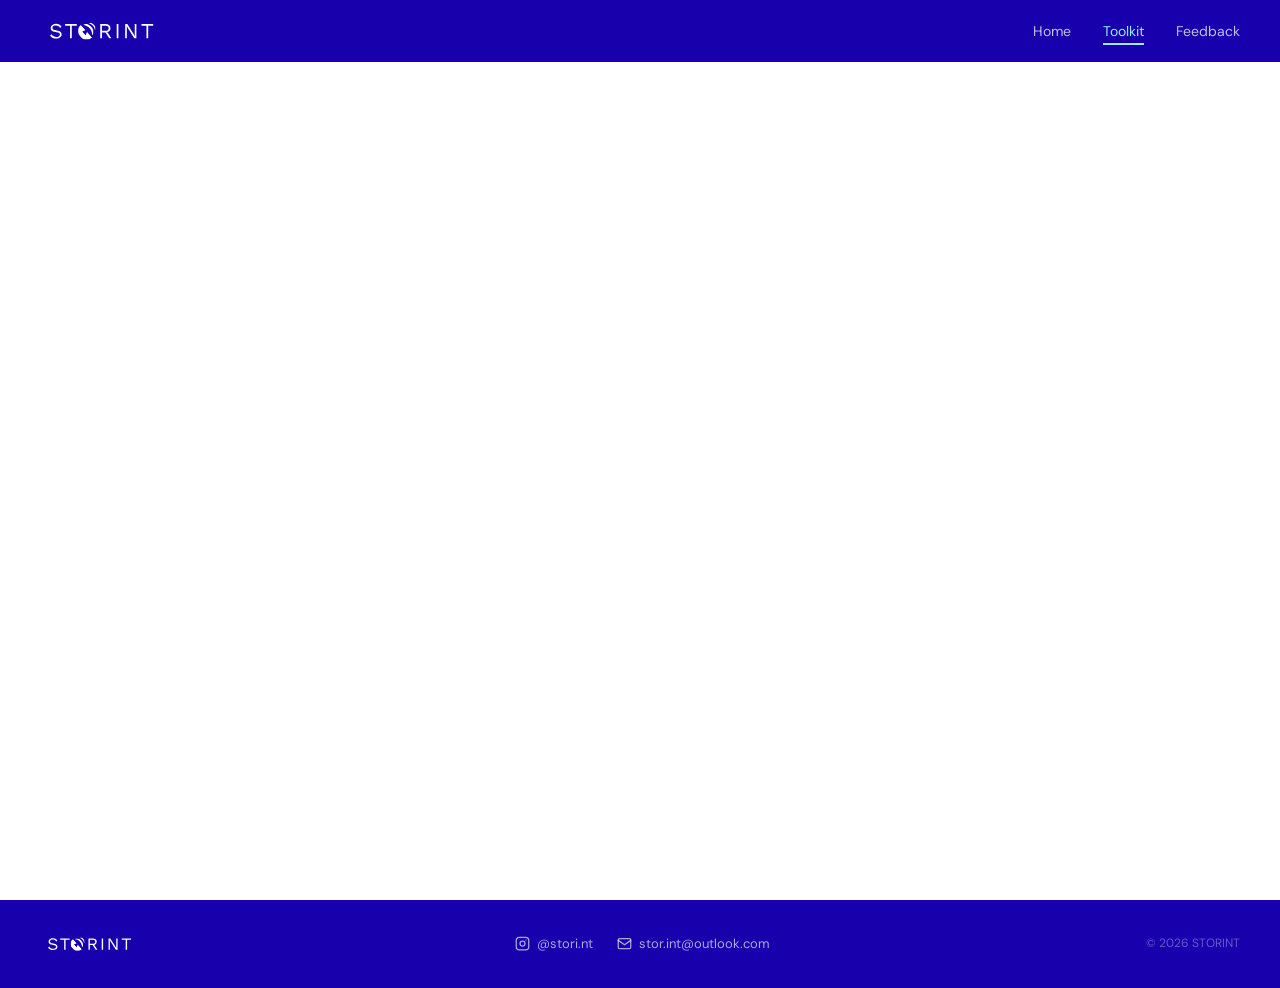
<file: toolkit.html>
<!DOCTYPE html>
<html lang="en">
<head>
  <meta charset="UTF-8">
  <meta name="viewport" content="width=device-width, initial-scale=1.0">
  <title>Toolkit — STORINT</title>
  <meta name="description" content="Free social media toolkit for humanitarian crises. Score your organisation against STORINT's four-pillar framework and get actionable guidance.">
  <link rel="stylesheet" href="style.css">
</head>
<body>

  <!-- ── NAVIGATION ── -->
  <nav class="nav">
    <a href="index.html" class="nav-logo"><img src="storint logo.svg" alt="STORINT" class="nav-logo-img"></a>
    <ul class="nav-links">
      <li><a href="index.html">Home</a></li>
      <li><a href="toolkit.html" class="active">Toolkit</a></li>
      <li><a href="feedback.html">Feedback</a></li>
    </ul>
  </nav>

  <!-- ── CANVA FULL-PAGE EMBED ── -->
  <div class="canva-fullpage">
    <iframe loading="lazy"
      src="https://www.canva.com/design/DAHGKOHg0SE/NEAOiZdARf8yMoRh8PLG7w/view?embed"
      allowfullscreen allow="fullscreen">
    </iframe>
  </div>

  <!-- ── FOOTER ── -->
  <footer>
    <a href="index.html" class="footer-logo"><img src="storint logo.svg" alt="STORINT" class="footer-logo-img"></a>
    <div class="footer-links">
      <a href="https://stori.nt" class="footer-link">
        <svg width="15" height="15" viewBox="0 0 24 24" fill="none" stroke="currentColor" stroke-width="2" stroke-linecap="round" stroke-linejoin="round">
          <rect x="2" y="2" width="20" height="20" rx="5"/>
          <circle cx="12" cy="12" r="4"/>
          <circle cx="17.5" cy="6.5" r="1" fill="currentColor" stroke="none"/>
        </svg>
        @stori.nt
      </a>
      <a href="mailto:stor.int@outlook.com" class="footer-link">
        <svg width="15" height="15" viewBox="0 0 24 24" fill="none" stroke="currentColor" stroke-width="2" stroke-linecap="round" stroke-linejoin="round">
          <rect x="2" y="4" width="20" height="16" rx="2"/>
          <path d="m2 7 10 7 10-7"/>
        </svg>
        stor.int@outlook.com
      </a>
    </div>
    <span class="footer-copy">© 2026 STORINT</span>
  </footer>

</body>
</html>
</file>
<file: style.css>
/* ============================================
   STORINT.ORG — Shared Stylesheet
   Colours: #1800ad (navy), #006ab6 (blue),
            #02b3e0 (cyan), #9ee8fb (light cyan),
            #d9e4e7 (pale), #fff
   ============================================ */

@import url('https://fonts.googleapis.com/css2?family=DM+Sans:ital,opsz,wght@0,9..40,300;0,9..40,400;0,9..40,500;1,9..40,300&family=DM+Mono:wght@400;500&display=swap');

*, *::before, *::after { margin: 0; padding: 0; box-sizing: border-box; }

:root {
  --navy:   #1800ad;
  --blue:   #006ab6;
  --cyan:   #02b3e0;
  --light:  #9ee8fb;
  --pale:   #d9e4e7;
  --off:    #f4f6f8;
  --text:   #0f0e1a;
  --muted:  #5a5a72;
  --border: #dde2e8;
  --white:  #ffffff;
  --radius: 10px;
  --radius-lg: 14px;

  /* Foundational toolkit pillar palette */
  --pill-com:       #d97b2b;
  --pill-com-dark:  #894d16;
  --pill-com-pale:  #fae3cf;
  --pill-com-tint:  #fdf3e8;

  --pill-osi:       #2d7db5;
  --pill-osi-dark:  #1a4e74;
  --pill-osi-pale:  #b9d4e7;
  --pill-osi-tint:  #e6eff7;

  --pill-att:       #c74040;
  --pill-att-dark:  #7a2020;
  --pill-att-pale:  #e9bfc0;
  --pill-att-tint:  #fbeded;

  --pill-sto:       #6b4c9b;
  --pill-sto-dark:  #3e2b5e;
  --pill-sto-pale:  #d8cce7;
  --pill-sto-tint:  #f1ecf6;

  --pill-jou:       #578851;
  --pill-jou-dark:  #2f5530;
  --pill-jou-pale:  #cfe2cd;
  --pill-jou-tint:  #eaf3e8;
}

html { scroll-behavior: smooth; }

body {
  font-family: 'DM Sans', system-ui, sans-serif;
  font-size: 16px;
  line-height: 1.6;
  color: var(--text);
  background: var(--white);
}

/* ── NAV ── */
.nav {
  background: var(--navy);
  padding: 0 2.5rem;
  display: flex;
  align-items: center;
  justify-content: space-between;
  height: 62px;
  position: sticky;
  top: 0;
  z-index: 100;
}

.nav-logo {
  text-decoration: none;
  display: flex;
  align-items: center;
}

.nav-logo-img {
  height: 40px;
  width: auto;
  display: block;
}

.nav-links {
  display: flex;
  gap: 2rem;
  list-style: none;
}

.nav-links a {
  color: rgba(255,255,255,.75);
  font-size: 14px;
  text-decoration: none;
  padding-bottom: 3px;
  border-bottom: 2px solid transparent;
  transition: color .2s, border-color .2s;
}

.nav-links a:hover,
.nav-links a.active {
  color: var(--light);
  border-bottom-color: var(--light);
}

/* ── HERO ── */
.hero {
  background: var(--navy);
  padding: 5.5rem 2.5rem 6rem;
  text-align: center;
  position: relative;
  overflow: hidden;
}

.hero::before {
  content: '';
  position: absolute;
  inset: 0;
  background: radial-gradient(ellipse 70% 60% at 50% 120%, #02b3e022 0%, transparent 70%);
  pointer-events: none;
}

.hero-wave {
  position: absolute;
  bottom: -1px;
  left: 0;
  right: 0;
  height: 56px;
  background: var(--off);
  clip-path: ellipse(55% 100% at 50% 100%);
}

.eyebrow {
  font-family: 'DM Mono', monospace;
  font-size: 11px;
  letter-spacing: .18em;
  color: var(--light);
  text-transform: uppercase;
  margin-bottom: 1.1rem;
}

.hero h1 {
  color: var(--white);
  font-size: 44px;
  font-weight: 300;
  line-height: 1.15;
  max-width: 660px;
  margin: 0 auto 1.25rem;
  letter-spacing: -.01em;
}

.hero h1 em {
  font-style: normal;
  font-weight: 500;
  color: var(--light);
}

.hero-sub {
  color: rgba(255,255,255,.72);
  font-size: 17px;
  line-height: 1.7;
  max-width: 490px;
  margin: 0 auto 1.25rem;
}

.hero-toolkit-desc {
  color: rgba(255,255,255,.5);
  font-size: 14px;
  line-height: 1.65;
  max-width: 420px;
  margin: 0 auto 2rem;
  font-style: italic;
}

.hero-feedback-link {
  display: block;
  margin-top: 1.25rem;
  color: rgba(255,255,255,.5);
  font-size: 13px;
  text-decoration: none;
  transition: color .18s;
}
.hero-feedback-link:hover { color: var(--light); }

.hero-btns {
  display: flex;
  gap: 1rem;
  justify-content: center;
  flex-wrap: wrap;
}

/* ── BUTTONS ── */
.btn {
  display: inline-block;
  padding: 11px 24px;
  border-radius: 6px;
  font-size: 14px;
  font-weight: 500;
  cursor: pointer;
  text-decoration: none;
  transition: opacity .18s, transform .12s;
  border: none;
  font-family: inherit;
}
.btn:hover { opacity: .88; transform: translateY(-1px); }
.btn:active { transform: translateY(0); }

.btn-cyan  { background: var(--cyan);  color: var(--white); }
.btn-ghost { background: transparent; color: var(--white); border: 1.5px solid rgba(255,255,255,.4); }
.btn-navy  { background: var(--navy);  color: var(--white); }
.btn-full  { width: 100%; text-align: center; padding: 13px; }

/* ── SECTIONS ── */
.section     { padding: 4rem 2.5rem; background: var(--off); }
.section-alt { padding: 4rem 2.5rem; background: var(--white); }
.inner       { max-width: 840px; margin: 0 auto; }
.inner-sm    { max-width: 640px; margin: 0 auto; }

.section-label {
  font-family: 'DM Mono', monospace;
  font-size: 10px;
  letter-spacing: .16em;
  color: var(--blue);
  text-transform: uppercase;
  margin-bottom: .5rem;
}

.section-label.center,
.section-title.center { text-align: center; }

.section-title {
  font-size: 26px;
  font-weight: 400;
  color: var(--text);
  margin-bottom: 2rem;
  letter-spacing: -.01em;
}

/* ── PILLARS ── */
.pillar-grid {
  display: grid;
  grid-template-columns: repeat(2, minmax(0,1fr));
  gap: 14px;
}

.pillar-card {
  background: var(--white);
  border-radius: var(--radius);
  border: .5px solid var(--border);
  padding: 1.2rem 1.5rem;
}

.pillar-pip {
  width: 8px; height: 8px;
  border-radius: 50%;
  margin-bottom: .7rem;
}

.pillar-card h3 { font-size: 15px; font-weight: 500; margin-bottom: 5px; }
.pillar-card p  { font-size: 13px; color: var(--muted); line-height: 1.6; }

/* ── STATS ── */
.stat-strip {
  background: var(--navy);
  border-radius: var(--radius-lg);
  padding: 1.75rem 1rem;
  display: flex;
  margin-top: 2.5rem;
  overflow: hidden;
}

.stat         { flex: 1; text-align: center; padding: .5rem 1rem; }
.stat-n       { font-size: 32px; font-weight: 300; color: var(--light); letter-spacing: -.02em; }
.stat-l       { font-size: 12px; color: rgba(255,255,255,.6); margin-top: 4px; line-height: 1.4; }
.stat-divider { width: 1px; background: rgba(255,255,255,.12); flex-shrink: 0; }

/* ── MISSION BLOCK ── */
.mission-card {
  background: var(--off);
  border-radius: var(--radius);
  border-left: 4px solid var(--cyan);
  padding: 1.5rem 1.75rem;
  margin-bottom: 2rem;
}
.mission-card p { font-size: 16px; line-height: 1.8; color: var(--text); font-weight: 300; }

/* ── TEAM ── */
.team-grid {
  display: grid;
  grid-template-columns: repeat(4, minmax(0,1fr));
  gap: 12px;
}

.team-card {
  background: var(--white);
  border-radius: var(--radius);
  border: .5px solid var(--border);
  padding: 1.25rem 1rem;
  text-align: center;
}

.avatar {
  width: 46px; height: 46px;
  border-radius: 50%;
  background: var(--navy);
  color: var(--light);
  display: flex; align-items: center; justify-content: center;
  font-size: 15px; font-weight: 500;
  margin: 0 auto .75rem;
}

/* ── If you have a photo, replace .avatar with an <img> ── */
.avatar img { width: 100%; height: 100%; border-radius: 50%; object-fit: cover; }

.team-card h4    { font-size: 13px; font-weight: 500; }
.team-role       { font-size: 11px; color: var(--blue); font-weight: 500; margin-top: 3px; letter-spacing: .04em; }
.team-bio        { font-size: 11px; color: var(--muted); margin-top: 6px; line-height: 1.5; font-style: italic; }

.uni-pill {
  display: inline-flex; align-items: center; gap: 8px;
  background: var(--off);
  border: .5px solid var(--border);
  border-radius: 8px;
  padding: .65rem 1.1rem;
  margin-top: 1.5rem;
  font-size: 12px;
  color: var(--muted);
}

/* ── TOOLKIT PAGE ── */
.canva-fullpage {
  height: calc(100vh - 62px);
  width: 100%;
}
.canva-fullpage iframe {
  width: 100%;
  height: 100%;
  border: none;
  display: block;
}


/* ── FEEDBACK NUDGE ── */
.nudge {
  background: var(--navy);
  border-radius: var(--radius-lg);
  padding: 2.25rem 2rem;
  text-align: center;
}
.nudge h3 { color: var(--white); font-size: 22px; font-weight: 300; margin-bottom: .6rem; }
.nudge p  { color: rgba(255,255,255,.68); font-size: 14px; line-height: 1.65; max-width: 400px; margin: 0 auto 1.5rem; }

/* ── FEEDBACK PAGE ── */
.google-form-wrap {
  background: var(--white);
  border-radius: var(--radius-lg);
  border: .5px solid var(--border);
  overflow: hidden;
}

/* ── Replace src below with your Google Form embed URL ── */
.google-form-wrap iframe {
  display: block;
  width: 100%;
  height: 860px;
  border: none;
}

.form-note {
  font-size: 12px;
  color: var(--muted);
  text-align: center;
  margin-top: 1rem;
  line-height: 1.6;
}

/* ── FOOTER ── */
footer {
  background: var(--navy);
  padding: 1.75rem 2.5rem;
  display: flex;
  align-items: center;
  justify-content: space-between;
  flex-wrap: wrap;
  gap: 1rem;
}

.footer-logo {
  text-decoration: none;
  display: flex;
  align-items: center;
}

.footer-logo-img {
  height: 32px;
  width: auto;
  display: block;
}

.footer-links {
  display: flex;
  align-items: center;
  gap: 1.5rem;
}

.footer-link {
  display: flex; align-items: center; gap: 7px;
  color: rgba(255,255,255,.65);
  font-size: 13px;
  text-decoration: none;
  transition: color .18s;
}
.footer-link:hover { color: var(--light); }

.footer-copy { color: rgba(255,255,255,.35); font-size: 12px; }

/* ── SECTION BODY (prose blocks) ── */
.section-body {
  font-size: 16px;
  line-height: 1.75;
  color: var(--text);
  max-width: 720px;
  margin-bottom: 1.1rem;
  font-weight: 300;
}
.section-body strong { font-weight: 500; }

.section h2.section-title,
.section-alt h2.section-title {
  font-size: 30px;
  font-weight: 400;
  letter-spacing: -.015em;
  margin-bottom: 1.25rem;
  line-height: 1.2;
}

/* ── CALLOUT ── */
.callout {
  background: var(--white);
  border-left: 4px solid var(--cyan);
  border-radius: var(--radius);
  padding: 1.4rem 1.6rem;
  margin: 1.8rem 0 .5rem;
  box-shadow: 0 1px 3px rgba(15,14,26,.04);
}
.callout p { font-size: 16px; line-height: 1.7; color: var(--text); }
.callout strong { font-weight: 500; color: var(--navy); }

/* ── AUDIENCE FUNNEL ── */
.audience-grid {
  display: grid;
  grid-template-columns: repeat(3, minmax(0,1fr));
  gap: 18px;
  margin: 2rem 0 2.5rem;
}

.audience-card {
  display: flex;
  flex-direction: column;
  background: var(--white);
  border: 1px solid var(--border);
  border-radius: var(--radius-lg);
  padding: 2rem 1.7rem 1.5rem;
  text-decoration: none;
  color: var(--text);
  transition: transform .2s, box-shadow .2s, border-color .2s;
  position: relative;
  overflow: hidden;
}
.audience-card::before {
  content: '';
  position: absolute;
  top: 0; left: 0; right: 0;
  height: 10px;
  background: currentColor;
}
.audience-card:hover {
  transform: translateY(-3px);
  box-shadow: 0 12px 32px rgba(15,14,26,.10);
}

/* Humanitarian — orange (community pillar) */
.audience-card-com {
  color: var(--pill-com);
  background: var(--pill-com-pale);
  border-color: var(--pill-com);
}
.audience-card-com:hover { box-shadow: 0 12px 32px rgba(217,123,43,.22); }
.audience-card-com .audience-tag { color: var(--pill-com-dark); }
.audience-card-com h3 { color: var(--pill-com-dark); }
.audience-card-com p { color: var(--pill-com-dark); }
.audience-card-com .audience-cta { color: var(--pill-com-dark); }

/* OSINT — blue (osint pillar) */
.audience-card-osi {
  color: var(--pill-osi);
  background: var(--pill-osi-pale);
  border-color: var(--pill-osi);
}
.audience-card-osi:hover { box-shadow: 0 12px 32px rgba(45,125,181,.24); }
.audience-card-osi .audience-tag { color: var(--pill-osi-dark); }
.audience-card-osi h3 { color: var(--pill-osi-dark); }
.audience-card-osi p { color: var(--pill-osi-dark); }
.audience-card-osi .audience-cta { color: var(--pill-osi-dark); }

/* Journalism — soft green */
.audience-card-jou {
  color: var(--pill-jou);
  background: var(--pill-jou-pale);
  border-color: var(--pill-jou);
}
.audience-card-jou:hover { box-shadow: 0 12px 32px rgba(87,136,81,.24); }
.audience-card-jou .audience-tag { color: var(--pill-jou-dark); }
.audience-card-jou h3 { color: var(--pill-jou-dark); }
.audience-card-jou p { color: var(--pill-jou-dark); }
.audience-card-jou .audience-cta { color: var(--pill-jou-dark); }

.audience-tag {
  font-family: 'DM Mono', monospace;
  font-size: 10px;
  letter-spacing: .16em;
  text-transform: uppercase;
  margin-bottom: .7rem;
  display: block;
  font-weight: 500;
}

.audience-card h3 {
  font-size: 19px;
  font-weight: 500;
  letter-spacing: -.005em;
  margin-bottom: .55rem;
  line-height: 1.25;
}

.audience-card p {
  font-size: 13.5px;
  line-height: 1.6;
  color: var(--text);
  margin-bottom: 1.2rem;
  flex: 1;
  font-weight: 300;
}

.audience-cta {
  font-size: 13px;
  font-weight: 500;
  letter-spacing: .01em;
}

/* ── FOUNDATIONAL STRIP ── */
.foundational-strip {
  display: flex;
  align-items: center;
  justify-content: space-between;
  gap: 1.5rem;
  background: var(--white);
  border: 1px dashed var(--border);
  border-radius: var(--radius-lg);
  padding: 1.4rem 1.75rem;
  flex-wrap: wrap;
}
.foundational-text { flex: 1; min-width: 280px; }
.foundational-label {
  font-family: 'DM Mono', monospace;
  font-size: 10px;
  letter-spacing: .16em;
  color: var(--blue);
  text-transform: uppercase;
  margin-bottom: 4px;
}
.foundational-title {
  font-size: 18px;
  font-weight: 500;
  margin-bottom: 4px;
  letter-spacing: -.005em;
}
.foundational-desc {
  font-size: 13.5px;
  color: var(--muted);
  line-height: 1.55;
}
.foundational-actions {
  display: flex;
  gap: .65rem;
  flex-wrap: wrap;
}

.btn-ghost-dark {
  background: transparent;
  color: var(--navy);
  border: 1.5px solid var(--border);
}
.btn-ghost-dark:hover { border-color: var(--navy); }

/* ── TOOLKIT PAGES ── */
.toolkit-header {
  background: var(--off);
  padding: 2.5rem 2.5rem 0;
  position: relative;
}
.toolkit-header-inner {
  max-width: 980px;
  margin: 0 auto;
  background: var(--navy);
  color: var(--white);
  border-radius: var(--radius-lg);
  padding: 3rem 3rem 3.25rem;
  position: relative;
  overflow: hidden;
}
.toolkit-header-inner::before {
  content: '';
  position: absolute;
  inset: 0;
  background: radial-gradient(ellipse 60% 60% at 90% 100%, #02b3e022 0%, transparent 70%);
  pointer-events: none;
}
.toolkit-header-inner > * { position: relative; z-index: 1; }
.toolkit-tag {
  display: inline-block;
  font-family: 'DM Mono', monospace;
  font-size: 11px;
  letter-spacing: .18em;
  color: var(--light);
  text-transform: uppercase;
  padding: 5px 12px;
  border: 1px solid rgba(158,232,251,.4);
  border-radius: 100px;
  margin-bottom: 1.25rem;
}
.toolkit-header h1 {
  font-size: 42px;
  font-weight: 300;
  line-height: 1.15;
  letter-spacing: -.015em;
  margin-bottom: 1rem;
  max-width: 720px;
}
.toolkit-header h1 em {
  font-style: normal;
  font-weight: 500;
  color: var(--light);
}
.toolkit-header-sub {
  color: rgba(255,255,255,.72);
  font-size: 17px;
  line-height: 1.65;
  max-width: 620px;
}
.toolkit-meta {
  display: flex;
  gap: 1.5rem;
  margin-top: 1.75rem;
  flex-wrap: wrap;
}
.toolkit-meta-item {
  font-size: 12px;
  color: rgba(255,255,255,.55);
  font-family: 'DM Mono', monospace;
  letter-spacing: .04em;
}
.toolkit-meta-item strong {
  color: var(--light);
  font-weight: 400;
}

/* Toolkit body layout */
.toolkit-body {
  background: var(--off);
  padding: 2rem 2.5rem 5rem;
}
.toolkit-layout {
  max-width: 980px;
  margin: 0 auto;
  display: grid;
  grid-template-columns: 200px 1fr;
  gap: 2.5rem;
  align-items: flex-start;
}

.toolkit-sidebar {
  position: sticky;
  top: 80px;
  align-self: flex-start;
}
.toolkit-sidebar-label {
  font-family: 'DM Mono', monospace;
  font-size: 10px;
  letter-spacing: .16em;
  color: var(--blue);
  text-transform: uppercase;
  margin-bottom: .8rem;
}
.toolkit-sidebar ol {
  list-style: none;
  padding: 0;
  counter-reset: tk;
}
.toolkit-sidebar li {
  counter-increment: tk;
  margin-bottom: .55rem;
  font-size: 13.5px;
  line-height: 1.4;
}
.toolkit-sidebar li a {
  display: flex;
  gap: .55rem;
  color: var(--text);
  text-decoration: none;
  padding: 6px 0;
  border-left: 2px solid transparent;
  padding-left: .7rem;
  margin-left: -.7rem;
  transition: color .15s, border-color .15s;
}
.toolkit-sidebar li a::before {
  content: counter(tk, decimal-leading-zero);
  font-family: 'DM Mono', monospace;
  font-size: 11px;
  color: var(--muted);
  font-weight: 400;
  flex-shrink: 0;
}
.toolkit-sidebar li a:hover {
  color: var(--navy);
  border-left-color: var(--cyan);
}

.toolkit-content {
  min-width: 0;
}

.toolkit-section {
  background: var(--white);
  border-radius: var(--radius-lg);
  padding: 2.25rem 2.5rem;
  margin-bottom: 1.5rem;
  border: .5px solid var(--border);
}
.toolkit-section-eyebrow {
  font-family: 'DM Mono', monospace;
  font-size: 10px;
  letter-spacing: .16em;
  color: var(--blue);
  text-transform: uppercase;
  margin-bottom: .6rem;
}
.toolkit-section h2 {
  font-size: 26px;
  font-weight: 400;
  letter-spacing: -.01em;
  line-height: 1.2;
  margin-bottom: 1rem;
  color: var(--navy);
}
.toolkit-section h3 {
  font-size: 17px;
  font-weight: 500;
  margin: 1.6rem 0 .6rem;
  color: var(--text);
  letter-spacing: -.005em;
}
.toolkit-section p {
  font-size: 15px;
  line-height: 1.75;
  color: var(--text);
  margin-bottom: 1rem;
  font-weight: 300;
}
.toolkit-section p strong { font-weight: 500; }
.toolkit-section ul {
  margin: .5rem 0 1rem 1.2rem;
}
.toolkit-section li {
  font-size: 15px;
  line-height: 1.7;
  color: var(--text);
  margin-bottom: .35rem;
  font-weight: 300;
}

/* Pillar-themed sections — each maps onto a foundational toolkit pillar.
   Colour-blocked: tinted background, full-strength top border, white inner cards. */
.toolkit-section.pillar-com {
  background: var(--pill-com-tint);
  border: 1px solid var(--pill-com-pale);
  border-top: 6px solid var(--pill-com);
}
.toolkit-section.pillar-com .toolkit-section-eyebrow,
.toolkit-section.pillar-com h2,
.toolkit-section.pillar-com h3 { color: var(--pill-com-dark); }

.toolkit-section.pillar-osi {
  background: var(--pill-osi-tint);
  border: 1px solid var(--pill-osi-pale);
  border-top: 6px solid var(--pill-osi);
}
.toolkit-section.pillar-osi .toolkit-section-eyebrow,
.toolkit-section.pillar-osi h2,
.toolkit-section.pillar-osi h3 { color: var(--pill-osi-dark); }

.toolkit-section.pillar-att {
  background: var(--pill-att-tint);
  border: 1px solid var(--pill-att-pale);
  border-top: 6px solid var(--pill-att);
}
.toolkit-section.pillar-att .toolkit-section-eyebrow,
.toolkit-section.pillar-att h2,
.toolkit-section.pillar-att h3 { color: var(--pill-att-dark); }

.toolkit-section.pillar-sto {
  background: var(--pill-sto-tint);
  border: 1px solid var(--pill-sto-pale);
  border-top: 6px solid var(--pill-sto);
}
.toolkit-section.pillar-sto .toolkit-section-eyebrow,
.toolkit-section.pillar-sto h2,
.toolkit-section.pillar-sto h3 { color: var(--pill-sto-dark); }

/* Inner cards inside pillar sections invert: white on tint */
.toolkit-section[class*="pillar-"] .tk-two-card,
.toolkit-section[class*="pillar-"] .tk-three-card,
.toolkit-section[class*="pillar-"] .tk-stat,
.toolkit-section[class*="pillar-"] .tk-pipeline,
.toolkit-section[class*="pillar-"] .tk-checklist,
.toolkit-section[class*="pillar-"] .tk-format {
  background: var(--white);
  border: 1px solid rgba(15,14,26,.06);
}

/* Pillar-coloured tk-stat top border replaces the default cyan */
.toolkit-section.pillar-com .tk-stat { border-top: 3px solid var(--pill-com); }
.toolkit-section.pillar-osi .tk-stat { border-top: 3px solid var(--pill-osi); }
.toolkit-section.pillar-att .tk-stat { border-top: 3px solid var(--pill-att); }
.toolkit-section.pillar-sto .tk-stat { border-top: 3px solid var(--pill-sto); }
.toolkit-section.pillar-com .tk-stat .tk-stat-n { color: var(--pill-com-dark); }
.toolkit-section.pillar-osi .tk-stat .tk-stat-n { color: var(--pill-osi-dark); }
.toolkit-section.pillar-att .tk-stat .tk-stat-n { color: var(--pill-att-dark); }
.toolkit-section.pillar-sto .tk-stat .tk-stat-n { color: var(--pill-sto-dark); }

/* Pillar-coloured tk-three-card top border */
.toolkit-section.pillar-com .tk-three-card { border-top: 3px solid var(--pill-com); }
.toolkit-section.pillar-osi .tk-three-card { border-top: 3px solid var(--pill-osi); }
.toolkit-section.pillar-att .tk-three-card { border-top: 3px solid var(--pill-att); }
.toolkit-section.pillar-sto .tk-three-card { border-top: 3px solid var(--pill-sto); }

/* Pillar-coloured tk-two-card heading */
.toolkit-section.pillar-com .tk-two-card h4 { color: var(--pill-com-dark); }
.toolkit-section.pillar-osi .tk-two-card h4 { color: var(--pill-osi-dark); }
.toolkit-section.pillar-att .tk-two-card h4 { color: var(--pill-att-dark); }
.toolkit-section.pillar-sto .tk-two-card h4 { color: var(--pill-sto-dark); }
.toolkit-section.pillar-com .tk-three-card h4 { color: var(--pill-com-dark); }
.toolkit-section.pillar-osi .tk-three-card h4 { color: var(--pill-osi-dark); }
.toolkit-section.pillar-att .tk-three-card h4 { color: var(--pill-att-dark); }
.toolkit-section.pillar-sto .tk-three-card h4 { color: var(--pill-sto-dark); }

/* SVG embeds inside pillar sections sit on white panels for breathing room */
.toolkit-section[class*="pillar-"] .tk-svg-embed {
  background: var(--white);
  border-radius: var(--radius);
  padding: 1.4rem 1.5rem 1.2rem;
  border: 1px solid rgba(15,14,26,.06);
}

/* Format grid SVGs need extra room and shouldn't have the white panel since each SVG IS its own visual block */
.toolkit-section[class*="pillar-"] .tk-format-grid .tk-svg-embed {
  background: transparent;
  border: none;
  padding: 0;
}

/* Pillar tag - small chip identifying which foundational pillar */
.pillar-chip {
  display: inline-block;
  font-family: 'DM Mono', monospace;
  font-size: 10px;
  letter-spacing: .14em;
  text-transform: uppercase;
  padding: 4px 10px;
  border-radius: 100px;
  margin-bottom: 1rem;
  font-weight: 500;
}
.pillar-com .pillar-chip { background: var(--pill-com-pale); color: var(--pill-com-dark); }
.pillar-osi .pillar-chip { background: var(--pill-osi-pale); color: var(--pill-osi-dark); }
.pillar-att .pillar-chip { background: var(--pill-att-pale); color: var(--pill-att-dark); }
.pillar-sto .pillar-chip { background: var(--pill-sto-pale); color: var(--pill-sto-dark); }

/* SVG embed - centred, responsive, with a subtle frame */
.tk-svg-embed {
  margin: 1.4rem 0 1rem;
  text-align: center;
}
.tk-svg-embed img,
.tk-svg-embed object {
  max-width: 100%;
  height: auto;
  display: block;
  margin: 0 auto;
}
.tk-svg-embed-caption {
  font-family: 'DM Mono', monospace;
  font-size: 10px;
  letter-spacing: .12em;
  color: var(--muted);
  text-transform: uppercase;
  margin-top: .65rem;
}

/* Three-format grid: side-by-side storytelling format SVGs */
.tk-format-grid {
  display: grid;
  grid-template-columns: repeat(3, 1fr);
  gap: 14px;
  margin: 1.4rem 0;
}
.tk-format-grid .tk-svg-embed { margin: 0; }
.tk-format-grid .tk-svg-embed img { width: 100%; height: auto; border-radius: 8px; }

/* Pillar mini-callout with pillar-themed border */
.pillar-com .tk-callout { border-left-color: var(--pill-com); background: var(--pill-com-tint); }
.pillar-osi .tk-callout { border-left-color: var(--pill-osi); background: var(--pill-osi-tint); }
.pillar-att .tk-callout { border-left-color: var(--pill-att); background: var(--pill-att-tint); }
.pillar-sto .tk-callout { border-left-color: var(--pill-sto); background: var(--pill-sto-tint); }

/* Pillar-themed quote */
.pillar-com .tk-quote { border-left-color: var(--pill-com); }
.pillar-osi .tk-quote { border-left-color: var(--pill-osi); }
.pillar-att .tk-quote { border-left-color: var(--pill-att); }
.pillar-sto .tk-quote { border-left-color: var(--pill-sto); }

/* Toolkit callouts and quotes */
.tk-callout {
  background: var(--off);
  border-left: 3px solid var(--cyan);
  border-radius: 8px;
  padding: 1rem 1.25rem;
  margin: 1.3rem 0;
}
.tk-callout p { font-size: 14.5px; line-height: 1.65; margin-bottom: 0; }

.tk-callout-navy {
  background: var(--navy);
  border: none;
  border-radius: var(--radius);
  padding: 1.4rem 1.65rem;
  margin: 1.5rem 0;
}
.tk-callout-navy p { color: var(--white); font-weight: 300; margin-bottom: 0; }
.tk-callout-navy strong { color: var(--light); font-weight: 500; }

.tk-quote {
  border-left: 3px solid var(--blue);
  padding: .25rem 0 .25rem 1.2rem;
  margin: 1.4rem 0;
}
.tk-quote p {
  font-size: 16px;
  font-style: italic;
  font-weight: 300;
  color: var(--text);
  line-height: 1.65;
  margin-bottom: .55rem;
}
.tk-quote cite {
  font-family: 'DM Mono', monospace;
  font-style: normal;
  font-size: 11px;
  letter-spacing: .06em;
  color: var(--muted);
  text-transform: uppercase;
}

/* Stat row */
.tk-stats {
  display: grid;
  grid-template-columns: repeat(3, 1fr);
  gap: 12px;
  margin: 1.4rem 0;
}
.tk-stat {
  background: var(--off);
  border-radius: var(--radius);
  padding: 1.1rem 1.25rem;
  border-top: 3px solid var(--cyan);
}
.tk-stat-n {
  font-size: 28px;
  font-weight: 400;
  color: var(--navy);
  letter-spacing: -.02em;
  line-height: 1;
  margin-bottom: .35rem;
}
.tk-stat-l {
  font-size: 12.5px;
  color: var(--muted);
  line-height: 1.45;
}
.tk-stat-src {
  font-family: 'DM Mono', monospace;
  font-size: 10px;
  color: var(--muted);
  letter-spacing: .04em;
  margin-top: .55rem;
  text-transform: uppercase;
}

/* Two-column blocks */
.tk-two {
  display: grid;
  grid-template-columns: 1fr 1fr;
  gap: 14px;
  margin: 1.2rem 0;
}
.tk-two-card {
  background: var(--off);
  border-radius: var(--radius);
  padding: 1.1rem 1.25rem;
}
.tk-two-card h4 {
  font-size: 13px;
  font-weight: 500;
  color: var(--navy);
  margin-bottom: .4rem;
  font-family: 'DM Mono', monospace;
  letter-spacing: .06em;
  text-transform: uppercase;
}
.tk-two-card p { font-size: 13.5px; line-height: 1.6; margin-bottom: 0; color: var(--muted); }

/* Three-column */
.tk-three {
  display: grid;
  grid-template-columns: repeat(3, 1fr);
  gap: 12px;
  margin: 1.2rem 0;
}
.tk-three-card {
  background: var(--off);
  border-radius: var(--radius);
  padding: 1.1rem 1.2rem;
  border-top: 3px solid var(--cyan);
}
.tk-three-card h4 {
  font-size: 14px;
  font-weight: 500;
  color: var(--navy);
  margin-bottom: .4rem;
}
.tk-three-card p { font-size: 13px; line-height: 1.6; margin-bottom: 0; color: var(--muted); }

/* Do/Don't grid */
.tk-do-dont {
  display: grid;
  grid-template-columns: 1fr 1fr;
  gap: 14px;
  margin: 1.2rem 0;
}
.tk-do, .tk-dont {
  background: var(--off);
  border-radius: var(--radius);
  padding: 1.2rem 1.4rem;
}
.tk-do { border-top: 3px solid #1aa179; }
.tk-dont { border-top: 3px solid #c44a55; }
.tk-do h4, .tk-dont h4 {
  font-family: 'DM Mono', monospace;
  font-size: 11px;
  letter-spacing: .14em;
  text-transform: uppercase;
  margin-bottom: .8rem;
  color: var(--text);
}
.tk-do h4 { color: #14735a; }
.tk-dont h4 { color: #a13441; }
.tk-do ul, .tk-dont ul {
  list-style: none;
  margin: 0;
  padding: 0;
}
.tk-do li, .tk-dont li {
  position: relative;
  padding-left: 1.4rem;
  font-size: 13.5px;
  line-height: 1.55;
  margin-bottom: .55rem;
  color: var(--text);
  font-weight: 300;
}
.tk-do li::before {
  content: '✓';
  position: absolute;
  left: 0;
  color: #14735a;
  font-weight: 500;
}
.tk-dont li::before {
  content: '✕';
  position: absolute;
  left: 0;
  color: #a13441;
  font-weight: 500;
}

/* Pipeline (4-step horizontal) */
.tk-pipeline {
  display: grid;
  grid-template-columns: repeat(4, 1fr);
  gap: 0;
  margin: 1.4rem 0;
  background: var(--off);
  border-radius: var(--radius);
  overflow: hidden;
  border: .5px solid var(--border);
}
.tk-step {
  padding: 1.2rem 1rem 1.1rem;
  position: relative;
  border-right: 1px dashed var(--border);
}
.tk-step:last-child { border-right: none; }
.tk-step-n {
  font-family: 'DM Mono', monospace;
  font-size: 11px;
  color: var(--blue);
  letter-spacing: .08em;
  margin-bottom: .35rem;
}
.tk-step h4 {
  font-size: 13.5px;
  font-weight: 500;
  margin-bottom: .35rem;
  color: var(--navy);
  letter-spacing: -.005em;
}
.tk-step p { font-size: 12.5px; line-height: 1.5; color: var(--muted); margin-bottom: 0; }

/* Format card (for video formats) */
.tk-format {
  background: var(--off);
  border-radius: var(--radius);
  padding: 1.4rem 1.5rem;
  margin-bottom: 1rem;
  border-left: 3px solid var(--cyan);
}
.tk-format-head {
  display: flex;
  justify-content: space-between;
  align-items: baseline;
  flex-wrap: wrap;
  gap: .5rem;
  margin-bottom: .55rem;
}
.tk-format-head h3 {
  font-size: 18px;
  font-weight: 500;
  color: var(--navy);
  margin: 0;
}
.tk-format-tag {
  font-family: 'DM Mono', monospace;
  font-size: 10px;
  letter-spacing: .14em;
  color: var(--blue);
  text-transform: uppercase;
}
.tk-format p { margin-bottom: .8rem; }
.tk-format-flow {
  display: flex;
  flex-wrap: wrap;
  gap: 6px;
  margin-top: .8rem;
}
.tk-format-flow span {
  background: var(--white);
  border: .5px solid var(--border);
  border-radius: 100px;
  padding: 4px 11px;
  font-size: 11.5px;
  font-family: 'DM Mono', monospace;
  letter-spacing: .04em;
  color: var(--text);
}
.tk-format-flow span.tk-flow-arrow {
  border: none;
  padding: 4px 2px;
  background: transparent;
  color: var(--muted);
}

/* Checklist */
.tk-checklist {
  background: var(--off);
  border-radius: var(--radius);
  padding: 1.4rem 1.6rem;
  margin: 1.2rem 0;
}
.tk-checklist h4 {
  font-family: 'DM Mono', monospace;
  font-size: 11px;
  letter-spacing: .14em;
  text-transform: uppercase;
  color: var(--blue);
  margin-bottom: .8rem;
}
.tk-checklist ul {
  list-style: none;
  margin: 0;
  padding: 0;
}
.tk-checklist li {
  position: relative;
  padding-left: 1.7rem;
  font-size: 14px;
  line-height: 1.6;
  margin-bottom: .65rem;
  color: var(--text);
  font-weight: 300;
}
.tk-checklist li::before {
  content: '';
  position: absolute;
  left: 0;
  top: 6px;
  width: 14px;
  height: 14px;
  border: 1.5px solid var(--cyan);
  border-radius: 3px;
}

/* Toolkit foot CTA */
.tk-foot {
  background: var(--navy);
  border-radius: var(--radius-lg);
  padding: 2rem 2.25rem;
  color: var(--white);
  margin-top: 2rem;
}
.tk-foot h3 { color: var(--white); font-size: 22px; font-weight: 300; margin-bottom: .55rem; }
.tk-foot p { color: rgba(255,255,255,.72); font-size: 14.5px; line-height: 1.65; margin-bottom: 1.2rem; }
.tk-foot .btn { margin-right: .55rem; }

/* ── STUB PAGES (humanitarian / journalism placeholder) ── */
.stub-body {
  background: var(--off);
  padding: 4rem 2.5rem 5rem;
  min-height: calc(100vh - 62px - 200px);
}
.stub-inner {
  max-width: 720px;
  margin: 0 auto;
  background: var(--white);
  border-radius: var(--radius-lg);
  border: .5px solid var(--border);
  padding: 2.5rem 2.75rem;
  text-align: center;
}
.stub-icon {
  width: 56px; height: 56px;
  background: var(--off);
  border: 1px dashed var(--cyan);
  border-radius: 50%;
  display: flex;
  align-items: center;
  justify-content: center;
  margin: 0 auto 1.2rem;
  font-family: 'DM Mono', monospace;
  font-size: 22px;
  color: var(--cyan);
}
.stub-inner h1 {
  font-size: 28px;
  font-weight: 400;
  letter-spacing: -.01em;
  margin-bottom: .8rem;
  color: var(--navy);
}
.stub-inner p {
  font-size: 15.5px;
  line-height: 1.7;
  color: var(--text);
  font-weight: 300;
  margin-bottom: 1rem;
}
.stub-inner .stub-eyebrow {
  font-family: 'DM Mono', monospace;
  font-size: 10px;
  letter-spacing: .18em;
  color: var(--blue);
  text-transform: uppercase;
  margin-bottom: .85rem;
}
.stub-actions {
  display: flex;
  gap: .65rem;
  justify-content: center;
  margin-top: 1.5rem;
  flex-wrap: wrap;
}

/* ── RESPONSIVE ── */
@media (max-width: 880px) {
  .toolkit-layout { grid-template-columns: 1fr; gap: 1.5rem; }
  .toolkit-sidebar { position: relative; top: 0; background: var(--white); border-radius: var(--radius); padding: 1.2rem 1.4rem; border: .5px solid var(--border); }
  .audience-grid { grid-template-columns: 1fr; }
  .tk-two, .tk-do-dont { grid-template-columns: 1fr; }
  .tk-three { grid-template-columns: 1fr; }
  .tk-pipeline { grid-template-columns: 1fr 1fr; }
  .tk-step { border-right: 1px dashed var(--border); border-bottom: 1px dashed var(--border); }
  .tk-step:nth-child(2n) { border-right: none; }
  .tk-step:nth-last-child(-n+2) { border-bottom: none; }
}

@media (max-width: 640px) {
  .hero h1       { font-size: 30px; }
  .pillar-grid   { grid-template-columns: 1fr; }
  .team-grid     { grid-template-columns: repeat(2, 1fr); }
  .stat-strip    { flex-direction: column; }
  .stat-divider  { width: auto; height: 1px; }
  .nav           { padding: 0 1.25rem; }
  .hero          { padding: 3.5rem 1.25rem 4.5rem; }
  .section,
  .section-alt   { padding: 3rem 1.25rem; }
  footer         { flex-direction: column; align-items: flex-start; }
  .toolkit-header { padding: 2.5rem 1.25rem 3rem; }
  .toolkit-header h1 { font-size: 30px; }
  .toolkit-body { padding: 2rem 1.25rem 3rem; }
  .toolkit-section { padding: 1.5rem 1.4rem; }
  .tk-stats { grid-template-columns: 1fr; }
  .foundational-strip { flex-direction: column; align-items: flex-start; }
}
</file>
